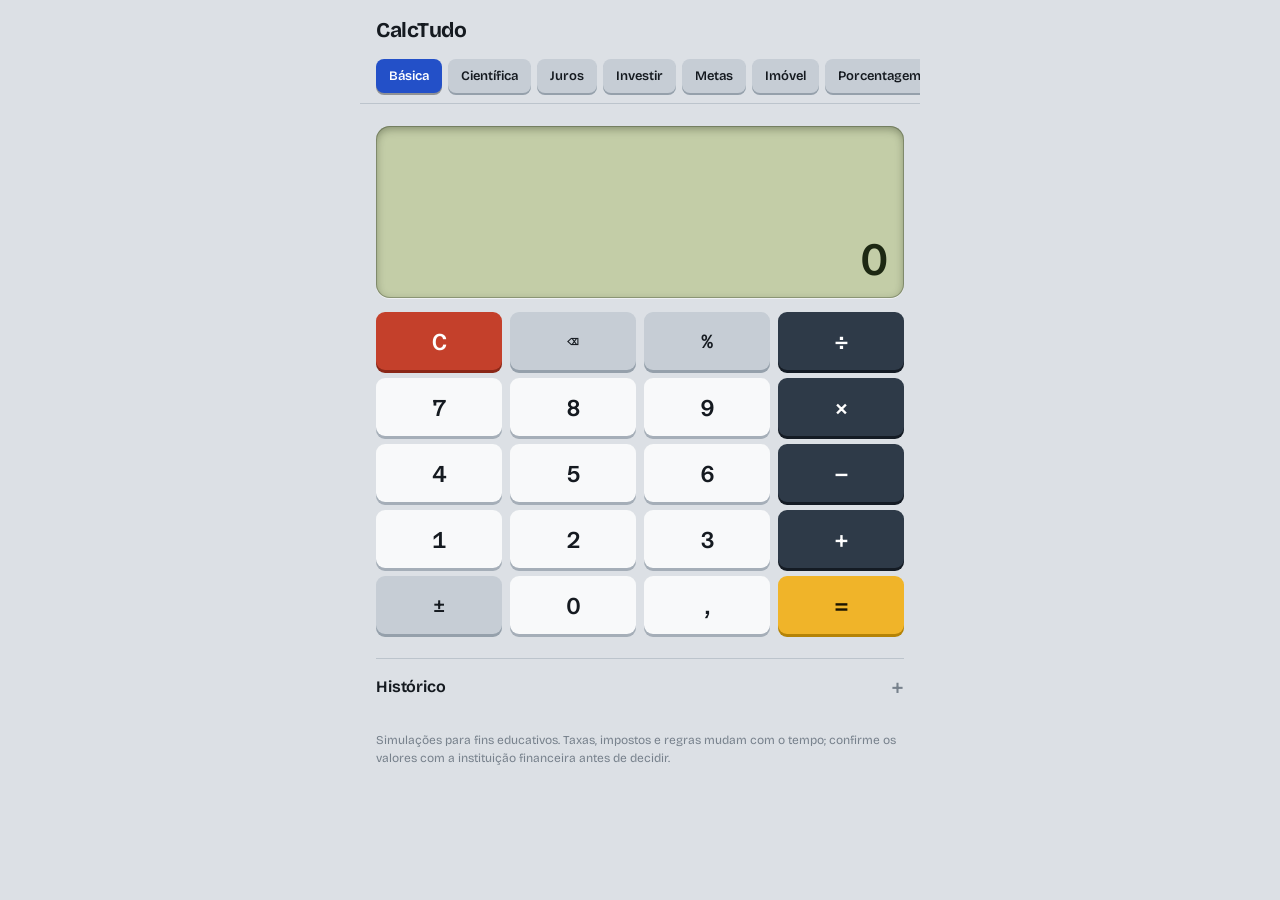
<file: index.html>
<!DOCTYPE html>
<html lang="pt-BR">
<head>
<meta charset="utf-8">
<meta name="viewport" content="width=device-width, initial-scale=1, viewport-fit=cover">
<meta name="color-scheme" content="light dark">
<title>CalcTudo</title>
<meta name="description" content="CalcTudo: calculadora básica e científica, juros, investimentos, metas, financiamento imobiliário, porcentagem, unidades e datas.">
<meta name="application-name" content="CalcTudo">
<meta name="mobile-web-app-capable" content="yes">
<meta name="apple-mobile-web-app-capable" content="yes">
<meta name="apple-mobile-web-app-title" content="CalcTudo">
<meta name="apple-mobile-web-app-status-bar-style" content="default">
<meta name="theme-color" content="#DCE0E5" media="(prefers-color-scheme: light)">
<meta name="theme-color" content="#12161B" media="(prefers-color-scheme: dark)">
<link rel="manifest" href="manifest.webmanifest">
<link rel="icon" href="icons/favicon.ico" sizes="any">
<link rel="icon" type="image/png" sizes="32x32" href="icons/favicon-32.png">
<link rel="apple-touch-icon" href="icons/apple-touch-icon.png">
<link rel="stylesheet" href="fonts/fonts.css">
<style>
:root{
  box-sizing:border-box;
  padding-top:env(safe-area-inset-top,0px);
  padding-bottom:env(safe-area-inset-bottom,0px);
  --bg:#DCE0E5;--panel:#EBEEF1;--ink:#151A20;--ink-2:#4B5661;--ink-3:#77818C;--line:#BCC4CC;
  --lcd:#C3CDA7;--lcd-ink:#1D2813;--lcd-dim:#546241;--rim:rgba(255,255,255,.55);
  --key:#F8F9FA;--key-edge:#A5AEB8;--key-ink:#151A20;
  --fn:#C6CDD5;--fn-edge:#95A0AB;--fn-ink:#151A20;
  --op:#2E3A48;--op-edge:#141B24;--op-ink:#FFFFFF;
  --clr:#C4402B;--clr-edge:#8A2717;--clr-ink:#FFFFFF;
  --eq:#F0B429;--eq-edge:#B58306;--eq-ink:#1B1400;
  --blue:#2350C8;--blue-ink:#FFFFFF;
  --good:#1F7A4A;--bad:#B4321F;
  --c1:#2350C8;--c2:#C98500;--c3:#1F7A4A;--c4:#9B3C7C;--c5:#77818C;
  --ui:'Bricolage Grotesque',system-ui,-apple-system,'Segoe UI',Roboto,'Helvetica Neue',Arial,sans-serif;
  --num:'Azeret Mono',ui-monospace,'SF Mono',Menlo,Consolas,monospace;
}
@media (prefers-color-scheme:dark){
  :root:not([data-theme="light"]){
    --bg:#12161B;--panel:#1B2129;--ink:#E9EDF1;--ink-2:#A3AEB9;--ink-3:#77838F;--line:#2C353F;--rim:rgba(255,255,255,.08);
    --key:#2C353F;--key-edge:#0B0E11;--key-ink:#E9EDF1;
    --fn:#3A4552;--fn-edge:#1A2027;--fn-ink:#E9EDF1;
    --op:#3C5FA8;--op-edge:#1B2C50;--op-ink:#FFFFFF;
    --clr:#D0503A;--clr-edge:#7E2113;
    --blue:#7096FF;--blue-ink:#0A1230;
    --good:#5FCB8E;--bad:#FF8F7C;
    --c1:#7096FF;--c2:#F0B429;--c3:#5FCB8E;--c4:#E58BC4;--c5:#77838F;
  }
}
:root[data-theme="dark"]{
  --bg:#12161B;--panel:#1B2129;--ink:#E9EDF1;--ink-2:#A3AEB9;--ink-3:#77838F;--line:#2C353F;--rim:rgba(255,255,255,.08);
  --key:#2C353F;--key-edge:#0B0E11;--key-ink:#E9EDF1;
  --fn:#3A4552;--fn-edge:#1A2027;--fn-ink:#E9EDF1;
  --op:#3C5FA8;--op-edge:#1B2C50;--op-ink:#FFFFFF;
  --clr:#D0503A;--clr-edge:#7E2113;
  --blue:#7096FF;--blue-ink:#0A1230;
  --good:#5FCB8E;--bad:#FF8F7C;
  --c1:#7096FF;--c2:#F0B429;--c3:#5FCB8E;--c4:#E58BC4;--c5:#77838F;
}
*,*::before,*::after{box-sizing:inherit}
html{background:var(--bg);scroll-padding-top:calc(env(safe-area-inset-top,0px) + 56px);-webkit-text-size-adjust:100%}
body{margin:0;background:var(--bg);color:var(--ink);font:400 15px/1.45 var(--ui);-webkit-font-smoothing:antialiased}
[hidden]{display:none!important}
button,input,select{font:inherit;color:inherit}
button{cursor:pointer;-webkit-tap-highlight-color:transparent;touch-action:manipulation}
:focus-visible{outline:2px solid var(--blue);outline-offset:2px}
.app{max-width:560px;margin:0 auto;padding:6px 16px 48px}
h1{font:700 21px/1 var(--ui);letter-spacing:-.02em;margin:14px 0 10px}

/* abas: teclas de modo */
.tabs{position:sticky;top:env(safe-area-inset-top,0px);z-index:20;display:flex;gap:6px;overflow-x:auto;padding:8px 16px 10px;margin:0 -16px;background:var(--bg);border-bottom:1px solid var(--line);scrollbar-width:none}
.tabs::-webkit-scrollbar{display:none}
.tab{flex:0 0 auto;height:34px;padding:0 13px;border:0;border-radius:8px;background:var(--fn);box-shadow:0 2px 0 var(--fn-edge);color:var(--fn-ink);font:600 13px var(--ui)}
.tab.on{background:var(--blue);color:var(--blue-ink);box-shadow:0 2px 0 rgba(0,0,0,.35)}
.panel{display:none;padding-top:16px}
.panel.on{display:block}

/* formulário */
.form{display:grid;grid-template-columns:1fr 1fr;gap:12px 10px}
.fld{display:block;min-width:0}
.fld.wide{grid-column:1/-1}
.fl{display:block;font:500 12.5px var(--ui);color:var(--ink-2);margin:0 0 5px}
.fb{display:flex;align-items:center;gap:6px;height:46px;padding:0 12px;background:var(--panel);border:1px solid var(--line);border-radius:8px}
.fb:focus-within{border-color:var(--blue);box-shadow:0 0 0 3px color-mix(in srgb,var(--blue) 22%,transparent)}
.fb input,.fb select{flex:1;min-width:0;width:100%;background:transparent;border:0;outline:0;padding:0;font:500 16px var(--num);color:var(--ink)}
.fb select{flex:0 0 auto;width:auto;max-width:52%;font:500 14px var(--ui);color:var(--ink-2);cursor:pointer}
.fb select:only-child{flex:1;max-width:none;width:100%;font:500 15px var(--ui);color:var(--ink)}
.fb .pre,.fb .suf{flex:0 0 auto;font:500 13px var(--num);color:var(--ink-3)}
.fb input[type=date]{font-size:15px;min-height:24px}
.hint{display:block;min-height:1em;font:400 12px var(--ui);color:var(--ink-3);margin-top:4px}
.hint:empty{display:none}
.swaprow{display:grid;grid-template-columns:1fr auto 1fr;gap:8px;align-items:end}
.swaprow .swap{width:46px;height:46px;font-size:18px}

/* display de cristal líquido */
.lcd{position:relative;margin-top:18px;padding:34px 16px 14px;background:var(--lcd);color:var(--lcd-ink);border-radius:14px;overflow:hidden;
  box-shadow:inset 0 3px 8px rgba(29,40,19,.38),inset 0 0 0 1px rgba(29,40,19,.28),0 1px 0 var(--rim)}
.lcd .ann{position:absolute;top:11px;left:14px;right:14px;display:flex;justify-content:space-between;align-items:center;gap:8px;font:600 12px/1 var(--ui);color:var(--lcd-dim)}
.lcd .dig{text-align:right;font:500 34px/1.1 var(--num);letter-spacing:-.03em;white-space:nowrap;overflow-x:auto;scrollbar-width:none}
.lcd .dig::-webkit-scrollbar,.lcd .expr::-webkit-scrollbar{display:none}
.lcd .sub{text-align:right;font:500 12.5px/1.35 var(--ui);color:var(--lcd-dim);margin-top:6px}
.lcd .sub:empty{display:none}
.lcd .expr{text-align:right;font:500 18px/1.3 var(--num);color:var(--lcd-dim);white-space:nowrap;overflow-x:auto;scrollbar-width:none;min-height:24px}
.lcd.calc{min-height:172px;padding-top:40px;display:flex;flex-direction:column;justify-content:flex-end;margin-top:6px}
.lcd.calc .dig{font-size:44px;cursor:copy}
.chip{border:1px solid var(--lcd-dim);background:transparent;color:var(--lcd-ink);border-radius:5px;padding:3px 7px;font:600 11px/1 var(--ui);letter-spacing:.04em}
#panel-calc:not(.sci) .chip,#panel-calc:not(.sci) #c-sci{display:none}

/* teclas */
.pad{display:grid;gap:8px;margin-top:14px}
.pad.n4{grid-template-columns:repeat(4,1fr)}
.pad.n5{grid-template-columns:repeat(5,1fr);gap:7px}
.k{height:58px;padding:0;border:0;border-radius:9px;background:var(--key);color:var(--key-ink);box-shadow:0 3px 0 var(--key-edge);font:500 23px var(--num)}
.k:active{transform:translateY(2px);box-shadow:0 1px 0 var(--key-edge)}
.k.fn{background:var(--fn);color:var(--fn-ink);box-shadow:0 3px 0 var(--fn-edge);font-size:19px}
.k.fn:active{box-shadow:0 1px 0 var(--fn-edge)}
.k.op{background:var(--op);color:var(--op-ink);box-shadow:0 3px 0 var(--op-edge)}
.k.op:active{box-shadow:0 1px 0 var(--op-edge)}
.k.clr{background:var(--clr);color:var(--clr-ink);box-shadow:0 3px 0 var(--clr-edge)}
.k.clr:active{box-shadow:0 1px 0 var(--clr-edge)}
.k.eq{background:var(--eq);color:var(--eq-ink);box-shadow:0 3px 0 var(--eq-edge)}
.k.eq:active{box-shadow:0 1px 0 var(--eq-edge)}
.sci-pad .k{height:40px;border-radius:8px;font-size:14px}

/* seções, fita e notas */
.sec{margin-top:24px;padding-top:16px;border-top:1px solid var(--line)}
.sec.first{margin-top:0;padding-top:0;border-top:0}
.sec>h2,.more>summary{margin:0 0 12px;font:650 16px/1.2 var(--ui);letter-spacing:-.01em}
.tape{margin-top:14px}
.tape .row{display:flex;align-items:baseline;gap:8px;padding:7px 0;font:500 14px var(--ui);color:var(--ink-2)}
.tape .dots{flex:1 1 12px;min-width:12px;border-bottom:2px dotted var(--ink-3);opacity:.55;transform:translateY(-3px)}
.tape b{font:500 14px var(--num);color:var(--ink);text-align:right;white-space:nowrap}
.tape b.pos{color:var(--good)}
.tape b.neg{color:var(--bad)}
.tape.sm{margin-top:8px}
.tape.sm .row{padding:4px 0;font-size:13px}
.tape.sm b{font-size:13px}
.note{margin:12px 0 0;font:400 13px/1.5 var(--ui);color:var(--ink-2)}
.note.foot{margin-top:32px;color:var(--ink-3);font-size:12px}
ul.notes{margin:0;padding-left:18px;font:400 13px/1.55 var(--ui);color:var(--ink-2)}
ul.notes li{margin:0 0 6px}
.muted{color:var(--ink-3);font-weight:400}
.more{margin-top:24px;padding-top:16px;border-top:1px solid var(--line)}
.more>summary{list-style:none;cursor:pointer;display:flex;justify-content:space-between;align-items:center;margin:0}
.more>summary::-webkit-details-marker{display:none}
.more>summary::after{content:'+';font:500 20px var(--num);color:var(--ink-3)}
.more[open]>summary::after{content:'−'}
.more[open]>summary{margin-bottom:12px}

.seg{display:flex;gap:4px;padding:4px;background:var(--fn);border-radius:10px;overflow-x:auto;scrollbar-width:none}
.seg::-webkit-scrollbar{display:none}
.seg button{flex:1 0 auto;border:0;background:transparent;color:var(--fn-ink);font:600 13px var(--ui);padding:9px 12px;border-radius:7px;white-space:nowrap}
.seg button.on{background:var(--key);color:var(--key-ink);box-shadow:0 1px 0 var(--key-edge)}
.btn{display:block;width:100%;height:46px;margin-top:14px;border:0;border-radius:9px;background:var(--op);color:var(--op-ink);box-shadow:0 2px 0 var(--op-edge);font:600 14px var(--ui)}

/* histórico */
.h-item{display:flex;justify-content:space-between;gap:12px;width:100%;padding:10px 0;background:none;border:0;border-top:1px solid var(--line);text-align:left;color:var(--ink-2);font:400 13px var(--num)}
.h-item:first-child{border-top:0}
.h-item b{color:var(--ink);font-weight:500;white-space:nowrap}
.linkbtn{margin-top:8px;padding:6px 0;border:0;background:none;color:var(--blue);font:600 13px var(--ui)}

/* gráficos */
.chart{display:block;width:100%;height:auto;touch-action:pan-y}
.chart .gl{stroke:var(--line);stroke-width:1}
.chart .ax{fill:var(--ink-3);font:400 10px var(--num)}
.chart .ln{fill:none;stroke-width:2.2;stroke-linejoin:round;stroke-linecap:round}
.chart .cur{stroke:var(--ink-3);stroke-width:1;display:none}
.chart .pt{display:none;stroke:var(--bg);stroke-width:1.5}
.legend{display:flex;flex-wrap:wrap;gap:4px 14px;margin-top:6px;font:500 12.5px var(--ui);color:var(--ink-2)}
.legend span,.tip span{display:inline-flex;align-items:center;gap:6px}
.legend i,.tip i{width:9px;height:9px;border-radius:2px;flex:none}
.tip{display:flex;flex-wrap:wrap;gap:2px 14px;min-height:20px;margin-top:8px;font:400 12.5px var(--ui);color:var(--ink-2)}
.tip b{font:500 12.5px var(--num);color:var(--ink)}

/* tabelas */
.tw{overflow:auto;max-height:380px;margin-top:12px;border:1px solid var(--line);border-radius:8px}
.tw.all{max-height:none}
table{border-collapse:collapse;width:100%;font:400 12.5px var(--num)}
th,td{padding:8px 10px;text-align:right;white-space:nowrap;border-bottom:1px solid var(--line)}
th{position:sticky;top:0;background:var(--fn);color:var(--fn-ink);font:600 12px var(--ui)}
tr:last-child td{border-bottom:0}
td:first-child,th:first-child{text-align:left}
table.cmp td:first-child{font:500 13px var(--ui);color:var(--ink-2)}

/* comparação de investimentos */
.prod{padding:14px 0;border-top:1px solid var(--line)}
.prod:first-of-type{border-top:0;padding-top:4px}
.ph{display:flex;justify-content:space-between;align-items:baseline;gap:12px}
.pn{display:flex;align-items:center;gap:8px;font:650 16px var(--ui)}
.pn i.sw{width:10px;height:10px;border-radius:3px;flex:none}
.tag{font:600 11px var(--ui);font-style:normal;background:var(--eq);color:var(--eq-ink);padding:2px 7px;border-radius:5px}
.pv{font:500 17px var(--num)}
.bar{display:flex;height:8px;margin:10px 0 6px;background:var(--fn);border-radius:3px;overflow:hidden}
.bar span{display:block;height:100%;background:var(--ink-3);opacity:.5}
.bar span.g{opacity:1}
.ps{font:400 12.5px var(--ui);color:var(--ink-2)}

/* porcentagem e conversor */
.sent{font:500 16px/2.7 var(--ui)}
.inl{width:92px;height:38px;padding:0 10px;margin:0 4px;background:var(--panel);border:1px solid var(--line);border-radius:8px;font:500 16px var(--num);color:var(--ink);text-align:right}
.inl:focus,.sent select:focus{outline:0;border-color:var(--blue);box-shadow:0 0 0 3px color-mix(in srgb,var(--blue) 22%,transparent)}
.sent select{height:38px;margin:0 4px;padding:0 8px;background:var(--panel);border:1px solid var(--line);border-radius:8px;font:500 15px var(--ui)}

.toast{position:fixed;left:50%;bottom:calc(20px + env(safe-area-inset-bottom,0px));transform:translate(-50%,16px);background:var(--ink);color:var(--bg);padding:10px 16px;border-radius:999px;font:600 13px var(--ui);opacity:0;pointer-events:none;transition:opacity .18s,transform .18s;z-index:50}
.toast.on{opacity:1;transform:translate(-50%,0)}
@media (prefers-reduced-motion:reduce){*{transition:none!important}}

/* instalação como app */
.hd{display:flex;align-items:center;justify-content:space-between;gap:12px;margin:14px 0 10px}
.hd h1{margin:0}
.instbtn{height:34px;padding:0 13px;border:0;border-radius:8px;background:var(--eq);color:var(--eq-ink);box-shadow:0 2px 0 var(--eq-edge);font:600 13px var(--ui)}
.iostip{margin:0 0 10px}
body{overscroll-behavior-y:contain}
.k,.tab,.seg button,.instbtn{-webkit-touch-callout:none;-webkit-user-select:none;user-select:none}
</style>
</head>
<body>
<div class="app">
  <header class="hd"><h1>CalcTudo</h1><button type="button" class="instbtn" id="install" hidden>Instalar app</button></header>
  <p class="note iostip" id="ios-tip" hidden>Para instalar no iPhone ou iPad: toque em Compartilhar e depois em “Adicionar à Tela de Início”.</p>
  <nav class="tabs" id="tabs" role="tablist" aria-label="Módulos"></nav>
  <main id="main"></main>
  <p class="note foot">Simulações para fins educativos. Taxas, impostos e regras mudam com o tempo; confirme os valores com a instituição financeira antes de decidir.</p>
</div>
<div class="toast" id="toast" role="status"></div>
<script>
(function(){
'use strict';

/* ================= utilitários ================= */
const $=(s,r=document)=>r.querySelector(s);
const $$=(s,r=document)=>Array.from(r.querySelectorAll(s));
const esc=s=>String(s).replace(/[&<>"]/g,c=>({'&':'&amp;','<':'&lt;','>':'&gt;','"':'&quot;'}[c]));
const store={
  get(k,d){try{const v=localStorage.getItem('calc.'+k);return v==null?d:JSON.parse(v);}catch(e){return d;}},
  set(k,v){try{localStorage.setItem('calc.'+k,JSON.stringify(v));}catch(e){}}
};
const _nf={};
const nf=(a,b)=>{const k=a+'_'+b;return _nf[k]||(_nf[k]=new Intl.NumberFormat('pt-BR',{minimumFractionDigits:a,maximumFractionDigits:b}));};
const fmt=(v,d=2)=>Number.isFinite(v)?nf(d,d).format(v):'—';
const fa=(v,max=2)=>Number.isFinite(v)?nf(0,max).format(v):'—';
const brl=v=>Number.isFinite(v)?(v<0?'−':'')+'R$ '+nf(2,2).format(Math.abs(v)):'—';
const brl0=v=>Number.isFinite(v)?(v<0?'−':'')+'R$ '+nf(0,0).format(Math.abs(v)):'—';
const pctf=(v,d=2)=>Number.isFinite(v)?nf(d,d).format(v)+'%':'—';
const g=id=>parseNum($('#'+id).value);

function parseNum(s){
  if(s==null)return NaN;
  s=String(s).trim().replace(/\s/g,'').replace(/^R\$/,'').replace('%','');
  if(!s)return NaN;
  if(s.includes(','))s=s.replace(/\./g,'').replace(',','.');
  else if(/^-?\d{1,3}(\.\d{3})+$/.test(s))s=s.replace(/\./g,'');
  const v=Number(s);
  return Number.isFinite(v)?v:NaN;
}
function dur(m){
  m=Math.round(m);
  const y=Math.floor(m/12),mm=m%12,p=[];
  if(y)p.push(y+(y===1?' ano':' anos'));
  if(mm||!y)p.push(mm+(mm===1?' mês':' meses'));
  return p.join(' e ');
}
function short(v){
  const a=Math.abs(v),f=x=>nf(0,1).format(Math.round(x*10)/10);
  if(a>=1e9)return f(v/1e9)+' bi';
  if(a>=1e6)return f(v/1e6)+' mi';
  if(a>=1e3)return f(v/1e3)+' mil';
  return f(v);
}
let toastT;
function toast(msg){
  const t=$('#toast');t.textContent=msg;t.classList.add('on');
  clearTimeout(toastT);toastT=setTimeout(()=>t.classList.remove('on'),1500);
}


/* ---------- máscaras de digitação ---------- */
const groupInt=s=>s.replace(/\B(?=(\d{3})+(?!\d))/g,'.');
// R$: você digita só números; os dois últimos dígitos viram centavos (10000 → 100,00)
function maskMoney(raw){
  const digits=String(raw).replace(/\D/g,'');
  if(!digits)return '';
  let d=digits.replace(/^0+/,'').slice(0,14);
  if(!d)return '0,00';
  d=d.padStart(3,'0');
  return groupInt(d.slice(0,-2))+','+d.slice(-2);
}
// Percentuais, prazos e quantidades: pontos de milhar automáticos; a vírgula só quando houver decimais
function maskNum(raw,maxDec){
  let s=String(raw);
  const neg=/^\s*[-−]/.test(s);
  s=s.replace(/\./g,'').replace(/[^\d,]/g,'');
  const i=s.indexOf(',');
  let ip=i<0?s:s.slice(0,i);
  const dp=i<0?'':s.slice(i+1).replace(/,/g,'').slice(0,maxDec);
  ip=ip.replace(/^0+(?=\d)/,'');
  if(i>=0&&ip==='')ip='0';
  return (neg?'-':'')+groupInt(ip)+(i>=0?','+dp:'');
}
function applyMask(el){
  const m=el.dataset.mask;
  if(m==='money'){
    const out=maskMoney(el.value);
    if(out!==el.value)el.value=out;
    try{el.setSelectionRange(out.length,out.length);}catch(_){}
  }else if(m==='num'){
    let raw=el.value;
    const caret=el.selectionStart==null?raw.length:el.selectionStart;
    if(raw.endsWith('.')&&!raw.includes(','))raw=raw.slice(0,-1)+',';   // ponto no fim vira vírgula decimal
    const sig=(raw.slice(0,caret).match(/[\d,]/g)||[]).length;
    const out=maskNum(raw,+el.dataset.dec||4);
    if(out!==el.value)el.value=out;
    let pos=0,seen=0;
    if(out[0]==='-'&&caret>0)pos=1;   // mantém o cursor depois do sinal de menos
    while(pos<out.length&&seen<sig){if(/[\d,]/.test(out[pos]))seen++;pos++;}
    try{el.setSelectionRange(pos,pos);}catch(_){}
  }
}
document.addEventListener('input',e=>{
  const el=e.target;
  if(el&&el.dataset&&el.dataset.mask&&!e.isComposing)applyMask(el);
},true);
document.addEventListener('paste',e=>{
  const el=e.target;
  if(!(el&&el.dataset&&el.dataset.mask))return;
  const cd=e.clipboardData||window.clipboardData;
  const v=parseNum(cd?cd.getData('text'):'');
  if(!Number.isFinite(v))return;
  e.preventDefault();
  el.value=el.dataset.mask==='money'
    ?maskMoney(String(Math.round(Math.abs(v)*100)))
    :maskNum(String(+v.toFixed(+el.dataset.dec||4)).replace('.',','),+el.dataset.dec||4);
  el.dispatchEvent(new Event('input',{bubbles:true}));
},true);

/* ---------- blocos de HTML ---------- */
function fld(id,label,value,o={}){
  const mk=o.type==='date'?'':(o.mask||(o.pre==='R$'?'money':'num'));
  const inp=`<input id="${id}" type="${o.type||'text'}"${o.type==='date'?'':' inputmode="decimal"'}${mk?` data-mask="${mk}"`:''}${o.dec?` data-dec="${o.dec}"`:''} value="${esc(value)}" autocomplete="off" spellcheck="false"${o.ph?` placeholder="${esc(o.ph)}"`:''}>`;
  return `<label class="fld${o.wide?' wide':''}"><span class="fl">${label}</span><span class="fb">${o.pre?`<span class="pre">${o.pre}</span>`:''}${inp}${o.suf?`<span class="suf">${o.suf}</span>`:''}</span>${o.hint!==undefined?`<span class="hint" id="${id}-h">${o.hint}</span>`:''}</label>`;
}
function opts(list,sel){return list.map(([v,l])=>`<option value="${esc(v)}"${String(v)===String(sel)?' selected':''}>${l}</option>`).join('');}
function fldSel(id,label,value,sid,list,sel,o={}){
  return `<label class="fld${o.wide?' wide':''}"><span class="fl">${label}</span><span class="fb">${o.pre?`<span class="pre">${o.pre}</span>`:''}<input id="${id}" type="text" inputmode="decimal" data-mask="${o.mask||(o.pre==='R$'?'money':'num')}" value="${esc(value)}" autocomplete="off" spellcheck="false"><select id="${sid}">${opts(list,sel)}</select></span>${o.hint!==undefined?`<span class="hint" id="${id}-h">${o.hint}</span>`:''}</label>`;
}
function fldOnly(sid,label,list,sel,o={}){
  return `<label class="fld${o.wide?' wide':''}"><span class="fl">${label}</span><span class="fb"><select id="${sid}">${opts(list,sel)}</select></span></label>`;
}
function seg(id,items,active){
  return `<div class="seg" id="${id}">${items.map(([v,l])=>`<button type="button" data-v="${esc(v)}" class="${v===active?'on':''}">${l}</button>`).join('')}</div>`;
}
function bindSeg(el,cb){
  el.addEventListener('click',e=>{
    const b=e.target.closest('button');if(!b)return;
    $$('button',el).forEach(x=>x.classList.toggle('on',x===b));
    cb(b.dataset.v);
  });
}
function lcd(id,ann,big,sub){
  return `<div class="lcd"><div class="ann"><span id="${id}-a">${ann||''}</span></div><div class="dig" id="${id}-v">${big||'—'}</div><div class="sub" id="${id}-s">${sub||''}</div></div>`;
}
function fit(el){const L=el.textContent.length;el.style.fontSize=(L>17?21:L>14?25:L>11?29:34)+'px';}
function setLcd(id,ann,big,sub){
  if(ann!=null)$('#'+id+'-a').textContent=ann;
  const v=$('#'+id+'-v');v.textContent=big;fit(v);
  $('#'+id+'-s').textContent=sub||'';
}
function tape(list,cls){
  return `<div class="tape${cls?' '+cls:''}">${list.filter(Boolean).map(([l,v,c])=>`<div class="row"><span>${l}</span><i class="dots"></i><b${c?` class="${c}"`:''}>${v}</b></div>`).join('')}</div>`;
}

/* ---------- gráfico de linhas em SVG ---------- */
const fmtM=i=>i===0?'Início':(i<12?i+(i===1?' mês':' meses'):dur(i));
const axM=N=>i=>i===0?'0':(N<24?i+' m':fa(i/12,1)+' a');
function drawChart(box,cfg){
  const series=cfg.series,N=cfg.N,W=340,H=210,pl=48,pr=12,pt=12,pb=26;
  let mx=0;
  series.forEach(s=>{for(let i=0;i<s.values.length;i++){if(s.values[i]>mx)mx=s.values[i];}});
  if(!(mx>0))mx=1;
  const raw=mx/4,p=Math.pow(10,Math.floor(Math.log10(raw))),f=raw/p;
  const step=(f<=1?1:f<=2?2:f<=2.5?2.5:f<=5?5:10)*p,top=step*4;
  const X=i=>pl+(W-pl-pr)*(N>0?i/N:0);
  const Y=v=>H-pb-(H-pb-pt)*((Number.isFinite(v)?v:0)/top);
  const path=vals=>{
    const st=Math.max(1,Math.floor(N/220));let d='';
    for(let i=0;i<=N;i+=st)d+=(d?'L':'M')+X(i).toFixed(1)+' '+Y(vals[i]).toFixed(1);
    if(N%st)d+='L'+X(N).toFixed(1)+' '+Y(vals[N]).toFixed(1);
    return d;
  };
  let grid='';
  for(let k=0;k<=4;k++){
    const y=Y(step*k).toFixed(1);
    grid+=`<line class="gl" x1="${pl}" x2="${W-pr}" y1="${y}" y2="${y}"/><text class="ax" x="${pl-6}" y="${(+y+3).toFixed(1)}" text-anchor="end">${short(step*k)}</text>`;
  }
  const xa=cfg.xAxis||cfg.xFmt;
  [0,Math.round(N/2),N].forEach((i,k)=>{
    grid+=`<text class="ax" x="${X(i).toFixed(1)}" y="${H-8}" text-anchor="${k===0?'start':k===2?'end':'middle'}">${xa(i)}</text>`;
  });
  let lines='';
  series.forEach(s=>{
    const d=path(s.values);
    if(s.area)lines+=`<path d="${d}L${X(N).toFixed(1)} ${Y(0).toFixed(1)}L${X(0).toFixed(1)} ${Y(0).toFixed(1)}Z" style="fill:var(--${s.c});opacity:.13"/>`;
    lines+=`<path class="ln" d="${d}" style="stroke:var(--${s.c})${s.dash?';stroke-dasharray:5 4':''}"/>`;
  });
  const dots=series.map(s=>`<circle class="pt" r="3.8" style="fill:var(--${s.c})"/>`).join('');
  box.innerHTML=`<svg class="chart" viewBox="0 0 ${W} ${H}" role="img" aria-label="Gráfico de evolução">${grid}${lines}<line class="cur" y1="${pt}" y2="${H-pb}"/>${dots}</svg>`+
    `<div class="legend">${series.map(s=>`<span><i style="background:var(--${s.c})"></i>${s.name}</span>`).join('')}</div>`+
    `<div class="tip">Toque no gráfico para ver os valores.</div>`;
  const svg=box.querySelector('svg'),tip=box.querySelector('.tip'),cur=svg.querySelector('.cur'),ds=svg.querySelectorAll('.pt');
  const vf=cfg.vFmt||brl;
  const upd=e=>{
    const r=svg.getBoundingClientRect();if(!r.width)return;
    const x=(e.clientX-r.left)/r.width*W;
    let i=Math.round((x-pl)/(W-pl-pr)*N);i=Math.max(0,Math.min(N,i));
    cur.setAttribute('x1',X(i));cur.setAttribute('x2',X(i));cur.style.display='inline';
    ds.forEach((d,k)=>{d.setAttribute('cx',X(i));d.setAttribute('cy',Y(series[k].values[i]));d.style.display='inline';});
    tip.innerHTML=`<b>${cfg.xFmt(i)}</b>`+series.map(s=>`<span><i style="background:var(--${s.c})"></i>${s.name}: <b>${vf(s.values[i])}</b></span>`).join('');
  };
  svg.addEventListener('pointermove',upd);
  svg.addEventListener('pointerdown',upd);
}

/* ================= calculadora (básica + científica) ================= */
const OPS='+−×÷^';
const FN=['sin⁻¹','cos⁻¹','tan⁻¹','sin','cos','tan','ln','log','√','abs'];
const FNRE='(sin⁻¹|cos⁻¹|tan⁻¹|sin|cos|tan|ln|log|√|abs)';
const FNTAIL=new RegExp(FNRE+'\\($');
const FNTAIL2=new RegExp(FNRE+'?\\($');

function tokenize(s){
  const out=[];let i=0;
  while(i<s.length){
    const ch=s[i];
    if(/[0-9,]/.test(ch)){let j=i;while(j<s.length&&/[0-9,]/.test(s[j]))j++;out.push({t:'n',v:parseFloat(s.slice(i,j).replace(',','.'))});i=j;continue;}
    if(ch==='π'){out.push({t:'n',v:Math.PI});i++;continue;}
    if(ch==='e'){out.push({t:'n',v:Math.E});i++;continue;}
    const f=FN.find(n=>s.startsWith(n,i));
    if(f){out.push({t:'f',v:f});i+=f.length;continue;}
    if('+−×÷^()%!'.includes(ch)){out.push({t:'o',v:ch});i++;continue;}
    throw new Error('char');
  }
  return out;
}
function fact(x){if(x<0||!Number.isInteger(x)||x>170)return NaN;let r=1;for(let i=2;i<=x;i++)r*=i;return r;}
function applyFn(name,x,deg){
  const rad=v=>deg?v*Math.PI/180:v,dg=v=>deg?v*180/Math.PI:v,snap=v=>Math.abs(v)<1e-12?0:v;
  switch(name){
    case 'sin':return snap(Math.sin(rad(x)));
    case 'cos':return snap(Math.cos(rad(x)));
    case 'tan':if(deg&&Math.abs(x%180)===90)return NaN;return snap(Math.tan(rad(x)));
    case 'sin⁻¹':return dg(Math.asin(x));
    case 'cos⁻¹':return dg(Math.acos(x));
    case 'tan⁻¹':return dg(Math.atan(x));
    case 'ln':return x>0?Math.log(x):NaN;
    case 'log':return x>0?Math.log10(x):NaN;
    case '√':return x>=0?Math.sqrt(x):NaN;
    case 'abs':return Math.abs(x);
  }
  return NaN;
}
function makeParser(tk,deg){
  let p=0;
  const peek=()=>tk[p],isOp=(t,v)=>t&&t.t==='o'&&t.v===v;
  function expr(){
    let left=term();
    while(peek()&&peek().t==='o'&&(peek().v==='+'||peek().v==='−')){
      const op=next().v,right=term();
      const r=right.pct?left.v*right.v:right.v;
      left={v:op==='+'?left.v+r:left.v-r};
    }
    return left;
  }
  function next(){return tk[p++];}
  function term(){
    let left=unary();
    for(;;){
      const t=peek();if(!t)break;
      if(t.t==='o'&&(t.v==='×'||t.v==='÷')){next();const r=unary();left={v:t.v==='×'?left.v*r.v:left.v/r.v};}
      else if(t.t==='n'||t.t==='f'||isOp(t,'(')){const r=unary();left={v:left.v*r.v};}
      else break;
    }
    return left;
  }
  function unary(){
    const t=peek();
    if(isOp(t,'−')){next();return {v:-unary().v};}
    if(isOp(t,'+')){next();return unary();}
    return power();
  }
  function power(){
    const base=postfix();
    if(isOp(peek(),'^')){next();const ex=unary();return {v:Math.pow(base.v,ex.v)};}
    return base;
  }
  function postfix(){
    let x=primary(),pct=false;
    while(peek()&&(isOp(peek(),'!')||isOp(peek(),'%'))){
      const o=next().v;
      if(o==='!')x={v:fact(x.v)};else{x={v:x.v/100};pct=true;}
    }
    return pct?{v:x.v,pct:true}:x;
  }
  function primary(){
    const t=next();
    if(!t)throw new Error('fim');
    if(t.t==='n')return {v:t.v};
    if(t.t==='f'){
      let a;
      if(isOp(peek(),'(')){next();a=expr();if(isOp(peek(),')'))next();}
      else a=power();
      return {v:applyFn(t.v,a.v,deg)};
    }
    if(isOp(t,'(')){const e=expr();if(isOp(peek(),')'))next();return {v:e.v};}
    throw new Error('tok');
  }
  return {run(){const r=expr();if(p<tk.length)throw new Error('sobra');return r.v;}};
}
function trimTail(s){
  let prev;
  do{prev=s;s=s.replace(/[+−×÷^,]$/,'');s=s.replace(FNTAIL2,'');}while(s!==prev);
  return s;
}
function autoClose(s){
  const o=(s.match(/\(/g)||[]).length,c=(s.match(/\)/g)||[]).length;
  return s+')'.repeat(Math.max(0,o-c));
}
function evalExpr(s,deg){
  s=autoClose(trimTail(s));
  if(!s)return {ok:false,empty:true};
  try{
    const r=makeParser(tokenize(s),deg).run();
    if(!Number.isFinite(r))return {ok:false};
    return {ok:true,v:r};
  }catch(e){return {ok:false};}
}
function fmtNum(x){
  if(!Number.isFinite(x))return 'Erro';
  if(x===0)return '0';
  const a=Math.abs(x);
  if(a>=1e15||a<1e-9)return x.toExponential(6).replace(/\.?0+e/,'e').replace('.',',').replace('e+','e').replace(/-/g,'−');
  return parseFloat(x.toPrecision(12)).toLocaleString('pt-BR',{maximumFractionDigits:10}).replace(/-/g,'−');
}
function numToExpr(x){
  if(!Number.isFinite(x))return '';
  const r=parseFloat(x.toPrecision(12));
  let s=String(r);
  if(/e/i.test(s)){
    if(Math.abs(r)<1)s=r.toFixed(15).replace(/0+$/,'').replace(/\.$/,'');
    else if(Math.abs(r)<1e21)s=r.toFixed(0);
    else return '';
  }
  return s.replace('.',',').replace('-','−');
}
function fmtExpr(e){
  return e.replace(/(\d+)(,\d*)?/g,(m,i,f)=>i.replace(/\B(?=(\d{3})+(?!\d))/g,'.')+(f||''));
}

function buildCalc(root){
  const sciKeys=[
    [['sin','sin('],['cos','cos('],['tan','tan('],['π','π'],['e','e']],
    [['sin⁻¹','sin⁻¹('],['cos⁻¹','cos⁻¹('],['tan⁻¹','tan⁻¹('],['(','('],[')',')']],
    [['ln','ln('],['log','log('],['√','√('],['x²','x²'],['xʸ','^']],
    [['n!','n!'],['1/x','1/x'],['|x|','abs('],['10ˣ','10ˣ'],['eˣ','eˣ']]
  ];
  const mainKeys=[
    [['C','C','clr'],['⌫','⌫','fn'],['%','%','fn'],['÷','÷','op']],
    [['7'],['8'],['9'],['×','×','op']],
    [['4'],['5'],['6'],['−','−','op']],
    [['1'],['2'],['3'],['+','+','op']],
    [['±','±','fn'],['0'],[','],['=','=','eq']]
  ];
  const keys=(rows,def)=>rows.flat().map(([l,k,c])=>`<button type="button" class="k${(c||def)?' '+(c||def):''}" data-k="${esc(k||l)}">${esc(l)}</button>`).join('');
  root.innerHTML=`
    <div class="lcd calc">
      <div class="ann"><button type="button" class="chip" id="c-deg" aria-label="Alternar graus e radianos">DEG</button></div>
      <div class="expr" id="c-expr"></div>
      <div class="dig" id="c-res" title="Toque para copiar">0</div>
    </div>
    <div class="pad n5 sci-pad" id="c-sci">${keys(sciKeys,'fn')}</div>
    <div class="pad n4" id="c-pad">${keys(mainKeys)}</div>
    <details class="more"><summary><span>Histórico <span class="muted" id="c-hn"></span></span></summary><div id="c-hl"></div></details>`;

  const S={expr:'',done:false,trail:'',err:false,deg:true,live:'0',result:'0',hist:store.get('hist',[])};

  function refresh(){
    let big,small='';
    if(S.err){big='Erro';small=fmtExpr(S.expr);}
    else if(!S.expr){big='0';}
    else if(S.done){big=S.result;small=S.trail;}
    else if(/^−?[\d,]*$/.test(S.expr)){big=fmtExpr(S.expr);}
    else{
      const r=evalExpr(S.expr,S.deg);
      if(r.ok)S.live=fmtNum(r.v);else if(r.empty)S.live='0';
      big=S.live;small=fmtExpr(S.expr);
    }
    const res=$('#c-res'),ex=$('#c-expr');
    res.textContent=big;
    const L=big.length;res.style.fontSize=(L>15?26:L>12?32:L>9?38:44)+'px';
    ex.textContent=small;ex.scrollLeft=ex.scrollWidth;
    $('#c-deg').textContent=S.deg?'DEG':'RAD';
  }
  function renderHist(){
    $('#c-hn').textContent=S.hist.length?'('+S.hist.length+')':'';
    $('#c-hl').innerHTML=S.hist.length
      ?S.hist.map((h,i)=>`<button type="button" class="h-item" data-i="${i}"><span>${esc(h.e)}</span><b>= ${esc(h.r)}</b></button>`).join('')+'<button type="button" class="linkbtn" id="c-hclear">Limpar histórico</button>'
      :'<p class="note" style="margin-top:0">As contas que você fechar com = aparecem aqui.</p>';
  }
  function addHist(e,v){
    S.hist.unshift({e:e,r:fmtNum(v),x:numToExpr(v)});
    S.hist=S.hist.slice(0,30);store.set('hist',S.hist);renderHist();
  }

  function press(k){
    if(S.done&&k==='=')return;
    S.err=false;
    const startsNew=/^[0-9,]$/.test(k)||['π','e','(','10ˣ','eˣ'].includes(k)||FN.some(f=>k===f+'(');
    if(S.done){if(startsNew)S.expr='';S.done=false;S.trail='';}
    const e=S.expr,opnd=/[\d,πe)%!]$/.test(e);
    if(/^[0-9]$/.test(k)){
      if(opnd&&!/[\d,]$/.test(e))S.expr=e+'×'+k;
      else if(/(^|[^\d,])0$/.test(e))S.expr=e.slice(0,-1)+k;
      else S.expr=e+k;
    }else if(k===','){
      const run=(/[\d,]+$/.exec(e)||[''])[0];
      if(run){if(!run.includes(','))S.expr=e+',';}
      else S.expr=e+(opnd?'×0,':'0,');
    }else if(OPS.includes(k)){
      let b=e;if(b.endsWith(','))b=b.slice(0,-1);
      if(!b){if(k==='−')S.expr='−';}
      else if(/\($/.test(b)){if(k==='−')S.expr=b+'−';}
      else if(OPS.includes(b.slice(-1))){
        if(k==='−'&&'×÷^'.includes(b.slice(-1)))S.expr=b+'−';
        else{let base=b;while(base&&OPS.includes(base.slice(-1)))base=base.slice(0,-1);S.expr=(base&&!/\($/.test(base))?base+k:base;}
      }else S.expr=b+k;
    }else if(k==='('){S.expr=e+(opnd?'×(':'(');}
    else if(k===')'){const o=(e.match(/\(/g)||[]).length,c=(e.match(/\)/g)||[]).length;if(o>c&&opnd)S.expr=e+')';}
    else if(k==='π'||k==='e'){S.expr=e+(opnd?'×':'')+k;}
    else if(k==='10ˣ'){S.expr=e+(opnd?'×':'')+'10^(';}
    else if(k==='eˣ'){S.expr=e+(opnd?'×':'')+'e^(';}
    else if(k==='%'){if(/[\d)πe]$/.test(e))S.expr=e+'%';}
    else if(k==='x²'){if(opnd)S.expr=e+'^2';}
    else if(k==='n!'){if(/[\d)]$/.test(e))S.expr=e+'!';}
    else if(k==='1/x'){
      const m=/(\d+(?:,\d*)?)$/.exec(e);
      if(m)S.expr=m.index===0?'1÷'+m[0]:e.slice(0,m.index)+'(1÷'+m[0]+')';
      else if(opnd)S.expr='1÷('+e+')';
    }else if(k==='±'){
      const m=/(\d+(?:,\d*)?|,\d+)$/.exec(e);
      if(m){
        const before=e.slice(0,m.index);
        if(before.endsWith('−')&&(before.length===1||/[+−×÷^(]$/.test(before.slice(0,-1))))S.expr=before.slice(0,-1)+m[0];
        else S.expr=before+'−'+m[0];
      }
    }else if(k==='⌫'){
      S.expr=FNTAIL.test(e)?e.replace(FNTAIL,''):e.slice(0,-1);
    }else if(k==='C'){
      S.expr='';S.trail='';S.live='0';
    }else if(k==='='){
      const r=evalExpr(e,S.deg);
      if(r.ok){
        const shown=fmtExpr(autoClose(trimTail(e)));
        S.trail=shown+' =';addHist(shown,r.v);
        S.expr=numToExpr(r.v);S.result=fmtNum(r.v);S.live=S.result;S.done=true;
      }else if(!r.empty)S.err=true;
    }else if(k.endsWith('(')){
      S.expr=e+(opnd?'×':'')+k;
    }
    refresh();
  }

  root.addEventListener('click',e=>{const b=e.target.closest('.k');if(b){press(b.dataset.k);if(e.detail>0)b.blur();}});
  $('#c-deg').addEventListener('click',()=>{S.deg=!S.deg;refresh();});
  $('#c-res').addEventListener('click',()=>{
    const t=$('#c-res').textContent;
    if(t==='Erro'||!navigator.clipboard)return;
    navigator.clipboard.writeText(t.replace(/\./g,'').replace(/−/g,'-')).then(()=>toast('Resultado copiado')).catch(()=>{});
  });
  $('#c-hl').addEventListener('click',e=>{
    if(e.target.closest('#c-hclear')){S.hist=[];store.set('hist',[]);renderHist();return;}
    const b=e.target.closest('.h-item');if(!b)return;
    const h=S.hist[+b.dataset.i];
    if(h&&h.x){S.expr=h.x;S.done=false;S.trail='';S.err=false;refresh();window.scrollTo({top:0,behavior:'smooth'});}
  });
  const keyMap={'*':'×','/':'÷','-':'−','.':',','Enter':'=','Backspace':'⌫','Escape':'C','Delete':'C'};
  document.addEventListener('keydown',e=>{
    if(!root.classList.contains('on'))return;
    if(e.ctrlKey||e.metaKey||e.altKey)return;
    const tg=e.target;if(tg&&/^(INPUT|SELECT|TEXTAREA|BUTTON)$/.test(tg.tagName)&&tg.tagName!=='BUTTON')return;
    let k=keyMap[e.key]||e.key;
    if(e.key==='Enter'&&tg&&tg.tagName==='BUTTON')return;
    if(/^[0-9]$/.test(k)||',+−×÷^()%!='.includes(k)&&k.length===1||k==='⌫'||k==='C'){e.preventDefault();press(k);}
  });
  renderHist();refresh();
  return {setSci(on){root.classList.toggle('sci',on);}};
}

/* ================= juros simples e compostos ================= */
function buildJuros(root){
  root.innerHTML=`
    ${seg('j-mode',[['comp','Juros compostos'],['simp','Juros simples']],'comp')}
    <div class="form" style="margin-top:14px">
      ${fld('j-cap','Capital inicial','10.000,00',{pre:'R$'})}
      ${fld('j-apo','Aporte mensal','500,00',{pre:'R$'})}
      ${fldSel('j-taxa','Taxa de juros','1,00','j-tu',[['am','% a.m.'],['aa','% a.a.']],'am')}
      ${fldSel('j-prazo','Período','5','j-pu',[['anos','anos'],['meses','meses']],'anos',{hint:''})}
    </div>
    ${lcd('j','Montante final')}
    <div id="j-tape"></div>
    <section class="sec"><h2>Evolução do saldo</h2><div id="j-chart"></div></section>
    <details class="more" id="j-det"><summary>Tabela mês a mês</summary><div class="tw" id="j-tbl"></div></details>`;
  let mode='comp',rowsData=[];
  function tbl(){
    if(!$('#j-det').open)return;
    $('#j-tbl').innerHTML='<table><thead><tr><th>Mês</th><th>Juros</th><th>Investido</th><th>Saldo</th></tr></thead><tbody>'+
      rowsData.map(r=>`<tr><td>${r[0]}</td><td>${fmt(r[1])}</td><td>${fmt(r[2])}</td><td>${fmt(r[3])}</td></tr>`).join('')+'</tbody></table>';
  }
  function calc(){
    $('#j-apo').closest('.fld').hidden=mode!=='comp';
    const C=g('j-cap')||0,Ap=mode==='comp'?(g('j-apo')||0):0,r=g('j-taxa')/100,t=g('j-prazo');
    const tu=$('#j-tu').value,pu=$('#j-pu').value;
    let months=Math.round(pu==='anos'?t*12:t);
    const label=mode==='comp'?'Montante final (compostos)':'Montante final (simples)';
    if(!((C>0||Ap>0)&&Number.isFinite(r)&&r>=0&&months>=1)){
      setLcd('j',label,'—','Informe capital, taxa e período.');
      $('#j-tape').innerHTML='';$('#j-chart').innerHTML='';rowsData=[];tbl();return;
    }
    let capped=false;if(months>1200){months=1200;capped=true;}
    $('#j-prazo-h').textContent=capped?'Limitado a 100 anos.':'';
    const inv=[C],tot=[C];rowsData=[];
    let im;
    if(mode==='comp'){
      im=tu==='am'?r:Math.pow(1+r,1/12)-1;
      let bal=C;
      for(let k=1;k<=months;k++){const j=bal*im;bal+=j+Ap;inv.push(C+Ap*k);tot.push(bal);rowsData.push([k,j,C+Ap*k,bal]);}
    }else{
      im=tu==='am'?r:r/12;
      for(let k=1;k<=months;k++){const b=C*(1+im*k);inv.push(C);tot.push(b);rowsData.push([k,C*im,C,b]);}
    }
    if(!Number.isFinite(tot[months])||tot[months]>1e18){
      setLcd('j',label,'—','Os valores geram um resultado grande demais.');
      $('#j-tape').innerHTML='';$('#j-chart').innerHTML='';rowsData=[];tbl();return;
    }
    const M=tot[months],I=inv[months],J=M-I;
    const annual=mode==='comp'?(Math.pow(1+im,12)-1)*100:im*1200;
    const list=[
      ['Total investido',brl(I)],
      ['Total em juros',brl(J),'pos'],
      ['Rentabilidade no período',pctf(I>0?J/I*100:0)],
      ['Taxa mensal',pctf(im*100,4)],
      [mode==='comp'?'Taxa anual equivalente':'Taxa anual (simples)',pctf(annual)]
    ];
    if(Ap===0&&C>0&&im>0)list.push(['Tempo para dobrar o capital',dur(mode==='comp'?Math.log(2)/Math.log(1+im):1/im)]);
    setLcd('j',label,brl(M),`${pctf(I>0?J/I*100:0)} de rendimento em ${dur(months)}.`);
    $('#j-tape').innerHTML=tape(list);
    drawChart($('#j-chart'),{N:months,xFmt:fmtM,xAxis:axM(months),series:[
      {name:'Investido',c:'c5',values:inv,dash:true},{name:'Montante',c:'c1',values:tot,area:true}]});
    tbl();
  }
  bindSeg($('#j-mode'),v=>{mode=v;calc();});
  root.addEventListener('input',calc);root.addEventListener('change',calc);
  $('#j-det').addEventListener('toggle',tbl);
  calc();
}

/* ================= comparador de renda fixa ================= */
function project(P,A,n,im,taxed){
  const pw=new Float64Array(n+1);pw[0]=1;
  for(let i=1;i<=n;i++)pw[i]=pw[i-1]*(1+im);
  const irr=m=>{if(!taxed)return 0;const d=m*30;return d<=180?.225:d<=360?.2:d<=720?.175:.15;};
  const net=new Array(n+1),gross=new Array(n+1);
  for(let m=0;m<=n;m++){
    let gr=P*pw[m],nt=gr-P*(pw[m]-1)*irr(m);
    for(let k=1;k<=m;k++){const h=m-k,gk=A*pw[h];gr+=gk;nt+=gk-A*(pw[h]-1)*irr(h);}
    gross[m]=gr;net[m]=nt;
  }
  return {net,gross};
}
function buildInvest(root){
  root.innerHTML=`
    <div class="form">
      ${fld('i-ini','Valor inicial','10.000,00',{pre:'R$'})}
      ${fld('i-apo','Aporte mensal','500,00',{pre:'R$'})}
      ${fldSel('i-prazo','Prazo','5','i-pu',[['anos','anos'],['meses','meses']],'anos')}
      ${fld('i-selic','Selic','13,75',{suf:'% a.a.'})}
      ${fld('i-ipca','Inflação esperada','4,9',{suf:'% a.a.'})}
      ${fld('i-cdb','CDB rende','100',{suf:'% do CDI'})}
      ${fld('i-lci','LCI/LCA rende','90',{suf:'% do CDI'})}
    </div>
    <p class="note" id="i-cdi"></p>
    <section class="sec"><h2>Quanto cada opção rende</h2><div id="i-list"></div></section>
    <section class="sec" id="i-cs"><h2>Evolução líquida de IR</h2><div id="i-chart"></div></section>
    <details class="more"><summary>Como calculamos</summary>
      <ul class="notes">
        <li>Os aportes entram no fim de cada mês.</li>
        <li>O IR usa a tabela regressiva sobre cada aporte, pelo tempo que ele ficou investido: 22,5% até 180 dias, 20% até 360, 17,5% até 720 e 15% depois disso.</li>
        <li>O CDI é estimado como a Selic menos 0,10 ponto percentual.</li>
        <li>O Tesouro Selic usa a Selic menos 0,20% ao ano de taxa de custódia da B3.</li>
        <li>A poupança rende 0,5% ao mês (mais TR, que aqui é zero) enquanto a Selic estiver acima de 8,5% ao ano. Abaixo disso, rende 70% da Selic.</li>
        <li>LCI e LCA são isentas de IR para pessoa física, mas costumam ter carência para resgate.</li>
        <li>Não entram IOF de resgates em menos de 30 dias, taxas de corretora nem oscilação de preço dos títulos.</li>
      </ul>
    </details>`;
  function calc(){
    const P=g('i-ini')||0,A=g('i-apo')||0,t=g('i-prazo'),selic=g('i-selic'),ipca=g('i-ipca')||0,pc=g('i-cdb'),pl=g('i-lci');
    let n=Math.round($('#i-pu').value==='anos'?t*12:t);
    if(!((P>0||A>0)&&n>=1&&Number.isFinite(selic)&&Number.isFinite(pc)&&Number.isFinite(pl))){
      $('#i-list').innerHTML='<p class="note" style="margin-top:0">Informe valor, prazo, Selic e os percentuais do CDI.</p>';
      $('#i-cs').hidden=true;return;
    }
    $('#i-cs').hidden=false;
    n=Math.min(n,600);
    const cdi=Math.max(0,selic-0.10);
    $('#i-cdi').textContent=`CDI estimado em ${fmt(cdi)}% ao ano.`;
    const mo=a=>Math.pow(1+a/100,1/12)-1;
    const poup=selic>8.5?0.005:0.7*mo(selic);
    const prods=[
      {name:'CDB / RDB',sub:`Rende ${fa(pc)}% do CDI, com IR regressivo.`,im:mo(cdi*pc/100),tax:true,c:'c1'},
      {name:'LCI / LCA',sub:`Rende ${fa(pl)}% do CDI, isenta de IR.`,im:mo(cdi*pl/100),tax:false,c:'c2'},
      {name:'Tesouro Selic',sub:'Acompanha a Selic, com IR regressivo.',im:mo(Math.max(0,selic-0.20)),tax:true,c:'c3'},
      {name:'Poupança',sub:selic>8.5?'Rende 0,5% ao mês, isenta de IR.':'Rende 70% da Selic, isenta de IR.',im:poup,tax:false,c:'c4'}
    ];
    const invested=P+A*n,infl=Math.pow(1+ipca/100,n/12);
    prods.forEach(p=>{
      p.b=project(P,A,n,p.im,p.tax);
      p.net=p.b.net[n];p.taxPaid=p.b.gross[n]-p.net;p.gain=p.net-invested;p.real=p.net/infl;
    });
    const order=prods.slice().sort((a,b)=>b.net-a.net),max=order[0].net;
    $('#i-list').innerHTML=`<p class="note" style="margin:0 0 6px">Você investe ${brl0(invested)} em ${dur(n)}.</p>`+order.map((p,idx)=>{
      const wi=Math.min(100,invested/max*100),wg=Math.max(0,p.net-invested)/max*100;
      const rows=[['Rendimento líquido',brl(p.gain),'pos'],[p.taxPaid>0.005?'IR pago':'Imposto',p.taxPaid>0.005?brl(p.taxPaid):'Isento']];
      if(ipca>0)rows.push(['Em valores de hoje (valor presente)',brl(p.real)]);
      return `<div class="prod">
        <div class="ph"><span class="pn"><i class="sw" style="background:var(--${p.c})"></i>${p.name}${idx===0?'<em class="tag">melhor</em>':''}</span><b class="pv">${brl(p.net)}</b></div>
        <div class="bar"><span style="width:${wi.toFixed(1)}%"></span><span class="g" style="width:${wg.toFixed(1)}%;background:var(--${p.c})"></span></div>
        <div class="ps">${p.sub}</div>${tape(rows,'sm')}</div>`;
    }).join('');
    const inv=[];for(let m=0;m<=n;m++)inv.push(P+A*m);
    drawChart($('#i-chart'),{N:n,xFmt:fmtM,xAxis:axM(n),series:[{name:'Investido',c:'c5',values:inv,dash:true}].concat(prods.map(p=>({name:p.name,c:p.c,values:p.b.net})))});
  }
  root.addEventListener('input',calc);root.addEventListener('change',calc);
  calc();
}

/* ================= metas ================= */
function sim(P,A,i,n){
  const inv=[P],tot=[P];let b=P;
  for(let k=1;k<=n;k++){b=b*(1+i)+A;inv.push(P+A*k);tot.push(b);}
  return {inv,tot};
}
function buildMetas(root){
  root.innerHTML=`
    ${seg('m-mode',[['aporte','Aporte mensal'],['prazo','Prazo'],['renda','Renda passiva']],'aporte')}
    <div class="form" data-sec="aporte" style="margin-top:14px">
      ${fld('ma-meta','Meta','500.000,00',{pre:'R$'})}
      ${fld('ma-ini','Valor inicial','10.000,00',{pre:'R$'})}
      ${fldSel('ma-prazo','Prazo','15','ma-pu',[['anos','anos'],['meses','meses']],'anos')}
      ${fld('ma-rent','Rendimento líquido','9',{suf:'% a.a.'})}
    </div>
    <div class="form" data-sec="prazo" style="margin-top:14px" hidden>
      ${fld('mp-meta','Meta','500.000,00',{pre:'R$'})}
      ${fld('mp-ini','Valor inicial','10.000,00',{pre:'R$'})}
      ${fld('mp-apo','Aporte mensal','1.500,00',{pre:'R$'})}
      ${fld('mp-rent','Rendimento líquido','9',{suf:'% a.a.'})}
    </div>
    <div class="form" data-sec="renda" style="margin-top:14px" hidden>
      ${fld('mr-renda','Renda mensal desejada','8.000,00',{pre:'R$'})}
      ${fld('mr-rent','Rendimento real','6',{suf:'% a.a.',hint:'Acima da inflação.'})}
    </div>
    ${lcd('m','Aporte mensal necessário')}
    <div id="m-tape"></div>
    <div id="m-extra"></div>
    <section class="sec" id="m-cs"><h2>Evolução do patrimônio</h2><div id="m-chart"></div></section>`;
  let mode='aporte';
  function render(o){
    setLcd('m',o.label,o.big,o.sub||'');
    $('#m-tape').innerHTML=o.rows?tape(o.rows):'';
    $('#m-cs').hidden=!o.chart;
    if(o.chart)drawChart($('#m-chart'),o.chart);else $('#m-chart').innerHTML='';
    $('#m-extra').innerHTML=o.extra||'';
  }
  const chartOf=(s,n)=>({N:n,xFmt:fmtM,xAxis:axM(n),series:[{name:'Investido',c:'c5',values:s.inv,dash:true},{name:'Patrimônio',c:'c1',values:s.tot,area:true}]});
  function calc(){
    $$('[data-sec]',root).forEach(el=>{el.hidden=el.dataset.sec!==mode;});
    if(mode==='aporte'){
      const FV=g('ma-meta'),P=g('ma-ini')||0,t=g('ma-prazo'),r=g('ma-rent');
      let n=Math.round($('#ma-pu').value==='anos'?t*12:t);
      const label='Aporte mensal necessário';
      if(!(FV>0&&n>=1&&Number.isFinite(r)&&r>=0))return render({label,big:'—',sub:'Informe meta, prazo e rendimento.'});
      n=Math.min(n,1200);
      const i=Math.pow(1+r/100,1/12)-1,gf=Math.pow(1+i,n);
      let A=i===0?(FV-P)/n:(FV-P*gf)*i/(gf-1);
      if(!(A>0))A=0;
      const s=sim(P,A,i,n);
      return render({label,big:brl(A),
        sub:A===0?'Seu valor inicial já chega à meta no prazo.':`Para juntar ${brl0(FV)} em ${dur(n)}.`,
        rows:[['Total investido',brl(s.inv[n])],['Juros acumulados',brl(s.tot[n]-s.inv[n]),'pos'],['Valor inicial após o prazo',brl(P*gf)],['Patrimônio final',brl(s.tot[n])]],
        chart:chartOf(s,n)});
    }
    if(mode==='prazo'){
      const FV=g('mp-meta'),P=g('mp-ini')||0,A=g('mp-apo')||0,r=g('mp-rent');
      const label='Tempo até a meta';
      if(!(FV>0&&Number.isFinite(r)&&r>=0&&(P>0||A>0)))return render({label,big:'—',sub:'Informe meta, aporte e rendimento.'});
      if(P>=FV)return render({label,big:'Já atingida',sub:'O valor inicial já é igual ou maior que a meta.'});
      const i=Math.pow(1+r/100,1/12)-1;
      let n;
      if(i===0){if(A<=0)return render({label,big:'—',sub:'Sem aporte e sem rendimento, a meta não é alcançada.'});n=(FV-P)/A;}
      else{
        const num=FV*i+A,den=P*i+A;
        if(!(den>0&&num>0))return render({label,big:'—',sub:'Confira os valores informados.'});
        n=Math.log(num/den)/Math.log(1+i);
      }
      n=Math.ceil(n-1e-9);
      if(!Number.isFinite(n)||n<0)return render({label,big:'—',sub:'Confira os valores informados.'});
      if(n>1200)return render({label,big:'Mais de 100 anos',sub:'Aumente o aporte ou o rendimento para encurtar o prazo.'});
      const s=sim(P,A,i,n);
      return render({label,big:dur(n),sub:`Você terá ${brl0(s.tot[n])} com aportes de ${brl0(A)} por mês.`,
        rows:[['Total investido',brl(s.inv[n])],['Juros acumulados',brl(s.tot[n]-s.inv[n]),'pos'],['Patrimônio final',brl(s.tot[n])]],
        chart:chartOf(s,n)});
    }
    const R=g('mr-renda'),r=g('mr-rent'),label='Patrimônio necessário';
    if(!(R>0&&r>0))return render({label,big:'—',sub:'Informe a renda desejada e um rendimento maior que zero.'});
    const i=Math.pow(1+r/100,1/12)-1,W=R/i;
    render({label,big:brl0(W),sub:`Para viver de ${brl0(R)} por mês sem gastar o principal.`,
      rows:[['Renda mensal',brl(R)],['Rendimento mensal',pctf(i*100,3)],['Pela regra dos 4% ao ano',brl0(R*300)]],
      extra:'<button type="button" class="btn" id="m-go">Ver em quanto tempo chego lá</button>'});
  }
  function setMode(v){mode=v;$$('button',$('#m-mode')).forEach(b=>b.classList.toggle('on',b.dataset.v===v));calc();}
  bindSeg($('#m-mode'),v=>{mode=v;calc();});
  root.addEventListener('input',calc);root.addEventListener('change',calc);
  root.addEventListener('click',e=>{
    if(!e.target.closest('#m-go'))return;
    const R=g('mr-renda'),r=g('mr-rent');
    if(R>0&&r>0){$('#mp-meta').value=nf(2,2).format(R/(Math.pow(1+r/100,1/12)-1));}
    setMode('prazo');
  });
  calc();
}

/* ================= financiamento imobiliário ================= */
function buildImovel(root){
  root.innerHTML=`
    <div class="form">
      ${fld('im-val','Valor do imóvel','500.000,00',{pre:'R$'})}
      ${fld('im-ent','Entrada','100.000,00',{pre:'R$',hint:''})}
      ${fldSel('im-prazo','Prazo','30','im-pu',[['anos','anos'],['meses','meses']],'anos')}
      ${fld('im-taxa','Juros','11,49',{suf:'% a.a.'})}
      ${fldOnly('im-tipo','Tipo da taxa',[['nom','Nominal (÷ 12)'],['efe','Efetiva anual']],'nom')}
      ${fld('im-seg','Seguros e taxas','60,00',{pre:'R$',hint:'Por mês.'})}
      ${fld('im-renda','Sua renda mensal (opcional)','',{pre:'R$',wide:true,ph:'ex.: 15.000,00'})}
    </div>
    ${lcd('im','Valor financiado')}
    <div id="im-out">
      <section class="sec"><h2>SAC ou Price</h2>
        <div class="tw all"><table class="cmp" id="im-cmp"></table></div>
        <p class="note" id="im-ins"></p>
        <p class="note" style="margin-top:6px">Renda mínima: a necessária para a 1ª parcela ficar em até 30% dela.</p>
        <div id="im-fit"></div>
      </section>
      <section class="sec"><h2>Parcela ao longo do tempo</h2><div id="im-chart"></div></section>
      <details class="more" id="im-det"><summary>Tabela de amortização</summary>
        ${seg('im-tsys',[['sac','SAC'],['price','Price']],'sac')}
        <div class="tw" id="im-tbl"></div>
      </details>
      <details class="more"><summary>Entenda o SAC e a Price</summary>
        <ul class="notes">
          <li>No SAC a amortização é sempre a mesma. A parcela começa mais alta e diminui com o tempo, e você paga menos juros no total.</li>
          <li>Na Price a parcela é fixa. Ela começa menor, mas o saldo devedor cai devagar e o total de juros é maior.</li>
          <li>Os valores não incluem TR, ITBI, escritura, avaliação do imóvel nem reajustes. Seguros e taxas entram como um valor fixo por mês.</li>
        </ul>
      </details>
    </div>`;
  let sacRows=[],prRows=[],sys='sac';
  function tbl(){
    if(!$('#im-det').open)return;
    const rows=sys==='sac'?sacRows:prRows;
    $('#im-tbl').innerHTML='<table><thead><tr><th>Mês</th><th>Parcela</th><th>Juros</th><th>Amortização</th><th>Saldo</th></tr></thead><tbody>'+
      rows.map(r=>`<tr><td>${r[0]}</td><td>${fmt(r[1])}</td><td>${fmt(r[2])}</td><td>${fmt(r[3])}</td><td>${fmt(r[4])}</td></tr>`).join('')+'</tbody></table>';
  }
  function calc(){
    const V=g('im-val'),E=g('im-ent')||0,t=g('im-prazo'),r=g('im-taxa'),fee=g('im-seg')||0,renda=g('im-renda');
    let n=Math.round($('#im-pu').value==='anos'?t*12:t);
    $('#im-ent-h').textContent=V>0?`${fa(E/V*100,1)}% do valor do imóvel.`:'';
    const bad=!(V>0&&E>=0&&E<V&&n>=2&&Number.isFinite(r)&&r>=0);
    $('#im-out').hidden=bad;
    if(bad){
      setLcd('im','Valor financiado','—',V>0&&E>=V?'A entrada precisa ser menor que o valor do imóvel.':'Informe valor, entrada, prazo e juros.');
      return;
    }
    n=Math.min(n,480);
    const PV=V-E,i=$('#im-tipo').value==='nom'?r/1200:Math.pow(1+r/100,1/12)-1;
    sacRows=[];prRows=[];
    let sd=PV,sJur=0,sTot=0;const am=PV/n;
    for(let k=1;k<=n;k++){const j=sd*i;sd-=am;sacRows.push([k,am+j+fee,j,am,Math.max(sd,0)]);sJur+=j;sTot+=am+j+fee;}
    const pmt=i===0?PV/n:PV*i/(1-Math.pow(1+i,-n));
    let pd=PV,pJur=0;
    for(let k=1;k<=n;k++){const j=pd*i,a=pmt-j;pd-=a;prRows.push([k,pmt+fee,j,a,Math.max(pd,0)]);pJur+=j;}
    const pTot=(pmt+fee)*n,sF=sacRows[0][1],pF=prRows[0][1];
    setLcd('im','Valor financiado',brl0(PV),`Entrada de ${brl0(E)} (${fa(E/V*100,1)}%), prazo de ${dur(n)}.`);
    $('#im-cmp').innerHTML=`<thead><tr><th></th><th>SAC</th><th>Price</th></tr></thead><tbody>
      <tr><td>1ª parcela</td><td>${brl(sF)}</td><td>${brl(pF)}</td></tr>
      <tr><td>Última parcela</td><td>${brl(sacRows[n-1][1])}</td><td>${brl(prRows[n-1][1])}</td></tr>
      <tr><td>Total de juros</td><td>${brl0(sJur)}</td><td>${brl0(pJur)}</td></tr>
      <tr><td>Total pago</td><td>${brl0(sTot)}</td><td>${brl0(pTot)}</td></tr>
      <tr><td>Renda mínima</td><td>${brl0(sF/0.3)}</td><td>${brl0(pF/0.3)}</td></tr></tbody>`;
    const dj=pJur-sJur;
    $('#im-ins').textContent=dj>1?`O SAC gasta ${brl0(dj)} a menos em juros. Em troca, a 1ª parcela é ${brl0(sF-pF)} maior que a da Price.`:'';
    $('#im-fit').innerHTML=renda>0?tape([
      ['Renda comprometida no SAC',pctf(sF/renda*100,1),sF/renda>0.3?'neg':'pos'],
      ['Renda comprometida na Price',pctf(pF/renda*100,1),pF/renda>0.3?'neg':'pos']
    ]):'';
    drawChart($('#im-chart'),{N:n-1,xFmt:i=>'Mês '+(i+1),xAxis:i=>'mês '+(i+1),series:[
      {name:'SAC',c:'c1',values:sacRows.map(x=>x[1])},{name:'Price',c:'c2',values:prRows.map(x=>x[1])}]});
    tbl();
  }
  bindSeg($('#im-tsys'),v=>{sys=v;tbl();});
  root.addEventListener('input',calc);root.addEventListener('change',calc);
  $('#im-det').addEventListener('toggle',tbl);
  calc();
}

/* ================= porcentagem ================= */
function buildPct(root){
  const inl=(id,v)=>`<input class="inl" id="${id}" type="text" inputmode="decimal" data-mask="num" value="${v}" autocomplete="off" spellcheck="false">`;
  const fp=v=>nf(0,4).format(v);
  const ok=(...a)=>a.every(Number.isFinite);
  const defs=[
    {h:'Porcentagem de um valor',s:`Quanto é ${inl('p1a','10')}% de ${inl('p1b','250')}?`,ann:'Resultado',
     f:()=>{const a=g('p1a'),b=g('p1b');return ok(a,b)?{t:fp(a*b/100)}:null;}},
    {h:'Que porcentagem um valor representa',s:`${inl('p2a','25')} é quantos % de ${inl('p2b','250')}?`,ann:'Porcentagem',
     f:()=>{const a=g('p2a'),b=g('p2b');return ok(a,b)&&b!==0?{t:fp(a/b*100)+'%'}:null;}},
    {h:'Variação entre dois valores',s:`De ${inl('p3a','80')} para ${inl('p3b','100')}.`,ann:'Variação',
     f:()=>{const a=g('p3a'),b=g('p3b');if(!ok(a,b)||a===0)return null;const d=(b-a)/Math.abs(a)*100;
       return {t:(d>0?'+':d<0?'−':'')+fp(Math.abs(d))+'%',ann:d>=0?'Aumento':'Redução'};}},
    {h:'Acréscimo ou desconto',s:`${inl('p4b','250')} com ${inl('p4a','10')}% de <select id="p4s"><option value="+">acréscimo</option><option value="-">desconto</option></select>.`,ann:'Valor final',
     f:()=>{const b=g('p4b'),a=g('p4a');if(!ok(a,b))return null;const sg=$('#p4s').value==='+'?1:-1,d=b*a/100*sg;
       return {t:fp(b+d),sub:(d>=0?'+':'−')+fp(Math.abs(d))+' de diferença'};}},
    {h:'Valor total a partir da parte',s:`${inl('p5a','25')} é ${inl('p5b','10')}% de quanto?`,ann:'Valor total',
     f:()=>{const a=g('p5a'),b=g('p5b');return ok(a,b)&&b!==0?{t:fp(a*100/b)}:null;}}
  ];
  root.innerHTML=defs.map((d,i)=>`<section class="sec${i===0?' first':''}"><h2>${d.h}</h2><div class="sent">${d.s}</div>${lcd('pc'+i,d.ann)}</section>`).join('');
  function calc(){
    defs.forEach((d,i)=>{
      const r=d.f();
      if(r)setLcd('pc'+i,r.ann||d.ann,r.t,r.sub||'');else setLcd('pc'+i,d.ann,'—','');
    });
  }
  root.addEventListener('input',calc);root.addEventListener('change',calc);
  calc();
}

/* ================= conversor de unidades ================= */
const lin=(n,f)=>({n:n,to:v=>v*f,from:v=>v/f});
const UN={
  'Comprimento':[lin('mm',.001),lin('cm',.01),lin('m',1),lin('km',1000),lin('polegada',.0254),lin('pé',.3048),lin('jarda',.9144),lin('milha',1609.344)],
  'Massa':[lin('mg',1e-6),lin('g',.001),lin('kg',1),lin('tonelada',1000),lin('onça',.028349523125),lin('libra',.45359237)],
  'Temperatura':[{n:'°C',to:v=>v,from:v=>v},{n:'°F',to:v=>(v-32)*5/9,from:v=>v*9/5+32},{n:'K',to:v=>v-273.15,from:v=>v+273.15}],
  'Volume':[lin('mL',.001),lin('L',1),lin('m³',1000),lin('colher de sopa',.015),lin('xícara (240 mL)',.24),lin('galão (EUA)',3.785411784),lin('fl oz (EUA)',.0295735295625)],
  'Área':[lin('cm²',1e-4),lin('m²',1),lin('km²',1e6),lin('hectare',1e4),lin('pé²',.09290304),lin('acre',4046.8564224),lin('alqueire paulista',24200),lin('alqueire mineiro',48400)],
  'Velocidade':[lin('m/s',1),lin('km/h',1/3.6),lin('mph',.44704),lin('nó',1852/3600)],
  'Tempo':[lin('ms',.001),lin('s',1),lin('min',60),lin('h',3600),lin('dia',86400),lin('semana',604800),lin('mês (30 dias)',2592000),lin('ano (365 dias)',31536000)],
  'Dados':[lin('bit',.125),lin('B',1),lin('KB',1024),lin('MB',1048576),lin('GB',1073741824),lin('TB',1099511627776)]
};
const UDEF={'Comprimento':['km','milha'],'Massa':['kg','libra'],'Temperatura':['°C','°F'],'Volume':['L','galão (EUA)'],'Área':['m²','hectare'],'Velocidade':['km/h','mph'],'Tempo':['h','min'],'Dados':['GB','MB']};
function fs(v){
  if(!Number.isFinite(v))return '—';
  if(v===0)return '0';
  const a=Math.abs(v);
  if(a>=1e12||a<1e-6)return v.toExponential(4).replace('.',',').replace('e+','e');
  return v.toLocaleString('pt-BR',{maximumSignificantDigits:8});
}
function buildUnits(root){
  let cat='Comprimento';
  root.innerHTML=`
    ${seg('u-cat',Object.keys(UN).map(k=>[k,k]),cat)}
    <div class="form" style="margin-top:14px">
      ${fld('u-val','Valor','1',{wide:true,dec:8})}
      <div class="swaprow fld wide">
        ${fldOnly('u-from','De',[],'')}
        <button type="button" class="k fn swap" id="u-swap" aria-label="Inverter unidades">⇄</button>
        ${fldOnly('u-to','Para',[],'')}
      </div>
    </div>
    ${lcd('u','Resultado')}
    <section class="sec"><h2>Em todas as unidades</h2><div id="u-all"></div></section>`;
  function fill(){
    const list=UN[cat],d=UDEF[cat];
    const o=list.map((u,i)=>`<option value="${i}">${esc(u.n)}</option>`).join('');
    $('#u-from').innerHTML=o;$('#u-to').innerHTML=o;
    $('#u-from').value=String(list.findIndex(u=>u.n===d[0]));
    $('#u-to').value=String(list.findIndex(u=>u.n===d[1]));
  }
  function calc(){
    const list=UN[cat],x=g('u-val'),f=list[+$('#u-from').value],t=list[+$('#u-to').value];
    if(!Number.isFinite(x)||!f||!t){setLcd('u','Resultado','—','');$('#u-all').innerHTML='';return;}
    const base=f.to(x);
    setLcd('u','Em '+t.n,fs(t.from(base)),`${fs(x)} ${f.n} equivalem a esse valor.`);
    $('#u-all').innerHTML=tape(list.map(u=>[esc(u.n),fs(u.from(base))]));
  }
  bindSeg($('#u-cat'),v=>{cat=v;fill();calc();});
  $('#u-swap').addEventListener('click',()=>{const a=$('#u-from').value;$('#u-from').value=$('#u-to').value;$('#u-to').value=a;calc();});
  root.addEventListener('input',calc);root.addEventListener('change',calc);
  fill();calc();
}

/* ================= datas ================= */
function buildDates(root){
  const DAY=864e5;
  const now=new Date(),tdy=Date.UTC(now.getFullYear(),now.getMonth(),now.getDate());
  const iso=ms=>new Date(ms).toISOString().slice(0,10);
  const P=s=>{const m=/^(\d{4})-(\d{2})-(\d{2})$/.exec(s||'');return m?Date.UTC(+m[1],+m[2]-1,+m[3]):null;};
  const long=ms=>new Date(ms).toLocaleDateString('pt-BR',{weekday:'long',day:'numeric',month:'long',year:'numeric',timeZone:'UTC'});
  const short=ms=>new Date(ms).toLocaleDateString('pt-BR',{timeZone:'UTC'});
  const N0=v=>nf(0,0).format(v);
  function ymd(a,b){
    const A=new Date(a),B=new Date(b);
    let y=B.getUTCFullYear()-A.getUTCFullYear(),m=B.getUTCMonth()-A.getUTCMonth(),d=B.getUTCDate()-A.getUTCDate();
    if(d<0){m--;d+=new Date(Date.UTC(B.getUTCFullYear(),B.getUTCMonth(),0)).getUTCDate();}
    if(m<0){y--;m+=12;}
    return {y,m,d};
  }
  function ymdText(o){
    const p=[];
    if(o.y)p.push(o.y+(o.y===1?' ano':' anos'));
    if(o.m)p.push(o.m+(o.m===1?' mês':' meses'));
    if(o.d||!p.length)p.push(o.d+(o.d===1?' dia':' dias'));
    return p.join(', ');
  }
  function busDays(a,b){
    const D=Math.round((b-a)/DAY);let c=Math.floor(D/7)*5;const dow=new Date(a).getUTCDay();
    for(let i=0;i<D%7;i++){const w=(dow+i)%7;if(w!==0&&w!==6)c++;}
    return c;
  }
  function addMonths(ms,n){
    const d=new Date(ms),y=d.getUTCFullYear(),m=d.getUTCMonth()+n,day=d.getUTCDate();
    const last=new Date(Date.UTC(y,m+1,0)).getUTCDate();
    return Date.UTC(y,m,Math.min(day,last));
  }
  root.innerHTML=`
    <section class="sec first"><h2>Diferença entre datas</h2>
      <div class="form">${fld('d1a','De',iso(tdy),{type:'date'})}${fld('d1b','Até',iso(tdy+30*DAY),{type:'date'})}</div>
      <div id="d1-tape"></div>
    </section>
    <section class="sec"><h2>Somar ou subtrair</h2>
      <div class="form">
        ${fld('d2a','Data inicial',iso(tdy),{type:'date',wide:true})}
        ${fldOnly('d2op','Operação',[['+','Somar'],['-','Subtrair']],'+')}
        ${fldSel('d2n','Quantidade','90','d2u',[['d','dias'],['w','semanas'],['m','meses'],['y','anos']],'d')}
      </div>
      ${lcd('d2','Data resultante')}
      <div id="d2-tape"></div>
    </section>
    <section class="sec"><h2>Idade</h2>
      <div class="form">${fld('d3a','Data de nascimento','',{type:'date',wide:true})}</div>
      <div id="d3-tape"></div>
    </section>`;
  function calc(){
    // diferença
    let a=P($('#d1a').value),b=P($('#d1b').value);
    if(a==null||b==null){$('#d1-tape').innerHTML='<p class="note">Escolha as duas datas.</p>';}
    else{
      const inv=a>b;if(inv){const t=a;a=b;b=t;}
      const D=Math.round((b-a)/DAY);
      $('#d1-tape').innerHTML=tape([
        ['Total de dias',N0(D)],
        ['Em semanas',`${N0(Math.floor(D/7))} sem e ${D%7} d`],
        ['Anos, meses e dias',ymdText(ymd(a,b))],
        ['Dias úteis (seg a sex)',N0(busDays(a,b))],
        ['Em horas',N0(D*24)]
      ])+(inv?'<p class="note">As datas estavam invertidas; usamos a ordem cronológica.</p>':'');
    }
    // somar/subtrair
    const s=P($('#d2a').value),n=g('d2n'),u=$('#d2u').value,sg=$('#d2op').value==='+'?1:-1;
    if(s==null||!Number.isFinite(n)){setLcd('d2','Data resultante','—','Informe a data e a quantidade.');$('#d2-tape').innerHTML='';}
    else{
      let r;
      if(u==='d')r=s+sg*n*DAY;else if(u==='w')r=s+sg*n*7*DAY;else if(u==='m')r=addMonths(s,sg*Math.round(n));else r=addMonths(s,sg*Math.round(n)*12);
      setLcd('d2','Data resultante',short(r),long(r));
      const df=Math.round((r-tdy)/DAY);
      $('#d2-tape').innerHTML=tape([['Em relação a hoje',df===0?'Hoje':df>0?`Daqui a ${N0(df)} ${df===1?'dia':'dias'}`:`Há ${N0(-df)} ${df===-1?'dia':'dias'}`]]);
    }
    // idade
    const bd=P($('#d3a').value);
    if(bd==null)$('#d3-tape').innerHTML='';
    else if(bd>tdy)$('#d3-tape').innerHTML='<p class="note">A data de nascimento está no futuro.</p>';
    else{
      const by=new Date(bd);
      let nb=Date.UTC(new Date(tdy).getUTCFullYear(),by.getUTCMonth(),by.getUTCDate());
      if(nb<tdy)nb=Date.UTC(new Date(tdy).getUTCFullYear()+1,by.getUTCMonth(),by.getUTCDate());
      const dn=Math.round((nb-tdy)/DAY);
      $('#d3-tape').innerHTML=tape([
        ['Idade',ymdText(ymd(bd,tdy))],
        ['Dias vividos',N0(Math.round((tdy-bd)/DAY))],
        ['Próximo aniversário',dn===0?'É hoje':`Em ${N0(dn)} ${dn===1?'dia':'dias'}`]
      ]);
    }
  }
  root.addEventListener('input',calc);root.addEventListener('change',calc);
  calc();
}

/* ================= abas ================= */
const TABS=[
  {id:'basic',label:'Básica',panel:'calc'},
  {id:'sci',label:'Científica',panel:'calc'},
  {id:'juros',label:'Juros',panel:'juros',build:buildJuros},
  {id:'invest',label:'Investir',panel:'invest',build:buildInvest},
  {id:'metas',label:'Metas',panel:'metas',build:buildMetas},
  {id:'imovel',label:'Imóvel',panel:'imovel',build:buildImovel},
  {id:'pct',label:'Porcentagem',panel:'pct',build:buildPct},
  {id:'un',label:'Unidades',panel:'un',build:buildUnits},
  {id:'datas',label:'Datas',panel:'datas',build:buildDates}
];
const tabsEl=$('#tabs'),main=$('#main');
tabsEl.innerHTML=TABS.map(t=>`<button type="button" class="tab" role="tab" data-id="${t.id}">${t.label}</button>`).join('');
Array.from(new Set(TABS.map(t=>t.panel))).forEach(p=>{
  const s=document.createElement('section');s.className='panel';s.id='panel-'+p;main.appendChild(s);
});
buildCalc($('#panel-calc'));$('#panel-calc').dataset.built='1';

function showTab(id){
  const t=TABS.find(x=>x.id===id)||TABS[0];
  $$('.tab',tabsEl).forEach(b=>{const on=b.dataset.id===t.id;b.classList.toggle('on',on);b.setAttribute('aria-selected',on?'true':'false');if(on&&b.scrollIntoView)b.scrollIntoView({inline:'center',block:'nearest'});});
  $$('.panel').forEach(p=>p.classList.toggle('on',p.id==='panel-'+t.panel));
  const panel=$('#panel-'+t.panel);
  if(t.panel==='calc')panel.classList.toggle('sci',t.id==='sci');
  if(!panel.dataset.built){panel.dataset.built='1';if(t.build)t.build(panel);}
  store.set('tab',t.id);
}
tabsEl.addEventListener('click',e=>{const b=e.target.closest('.tab');if(b){showTab(b.dataset.id);window.scrollTo({top:0});}});
const q=new URLSearchParams(location.search).get('tab');showTab(q&&TABS.some(t=>t.id===q)?q:store.get('tab','basic'));

})();
</script>
<script>
(function(){
  var $=function(s){return document.querySelector(s);};
  var btn=$('#install'),tip=$('#ios-tip'),deferred=null;
  var standalone=function(){return (window.matchMedia&&window.matchMedia('(display-mode: standalone)').matches)||window.navigator.standalone===true;};
  var ios=/iphone|ipad|ipod/i.test(navigator.userAgent)||(navigator.platform==='MacIntel'&&navigator.maxTouchPoints>1);
  function show(){if(!standalone())btn.hidden=false;}
  window.addEventListener('beforeinstallprompt',function(e){e.preventDefault();deferred=e;show();});
  window.addEventListener('appinstalled',function(){deferred=null;btn.hidden=true;tip.hidden=true;});
  if(ios&&!standalone())show();
  btn.addEventListener('click',function(){
    if(deferred){deferred.prompt();deferred.userChoice.then(function(){deferred=null;btn.hidden=true;});}
    else if(ios){tip.hidden=!tip.hidden;}
  });
  if('serviceWorker' in navigator){
    window.addEventListener('load',function(){navigator.serviceWorker.register('sw.js').catch(function(){});});
  }
})();
</script>
</body>
</html>
</file>
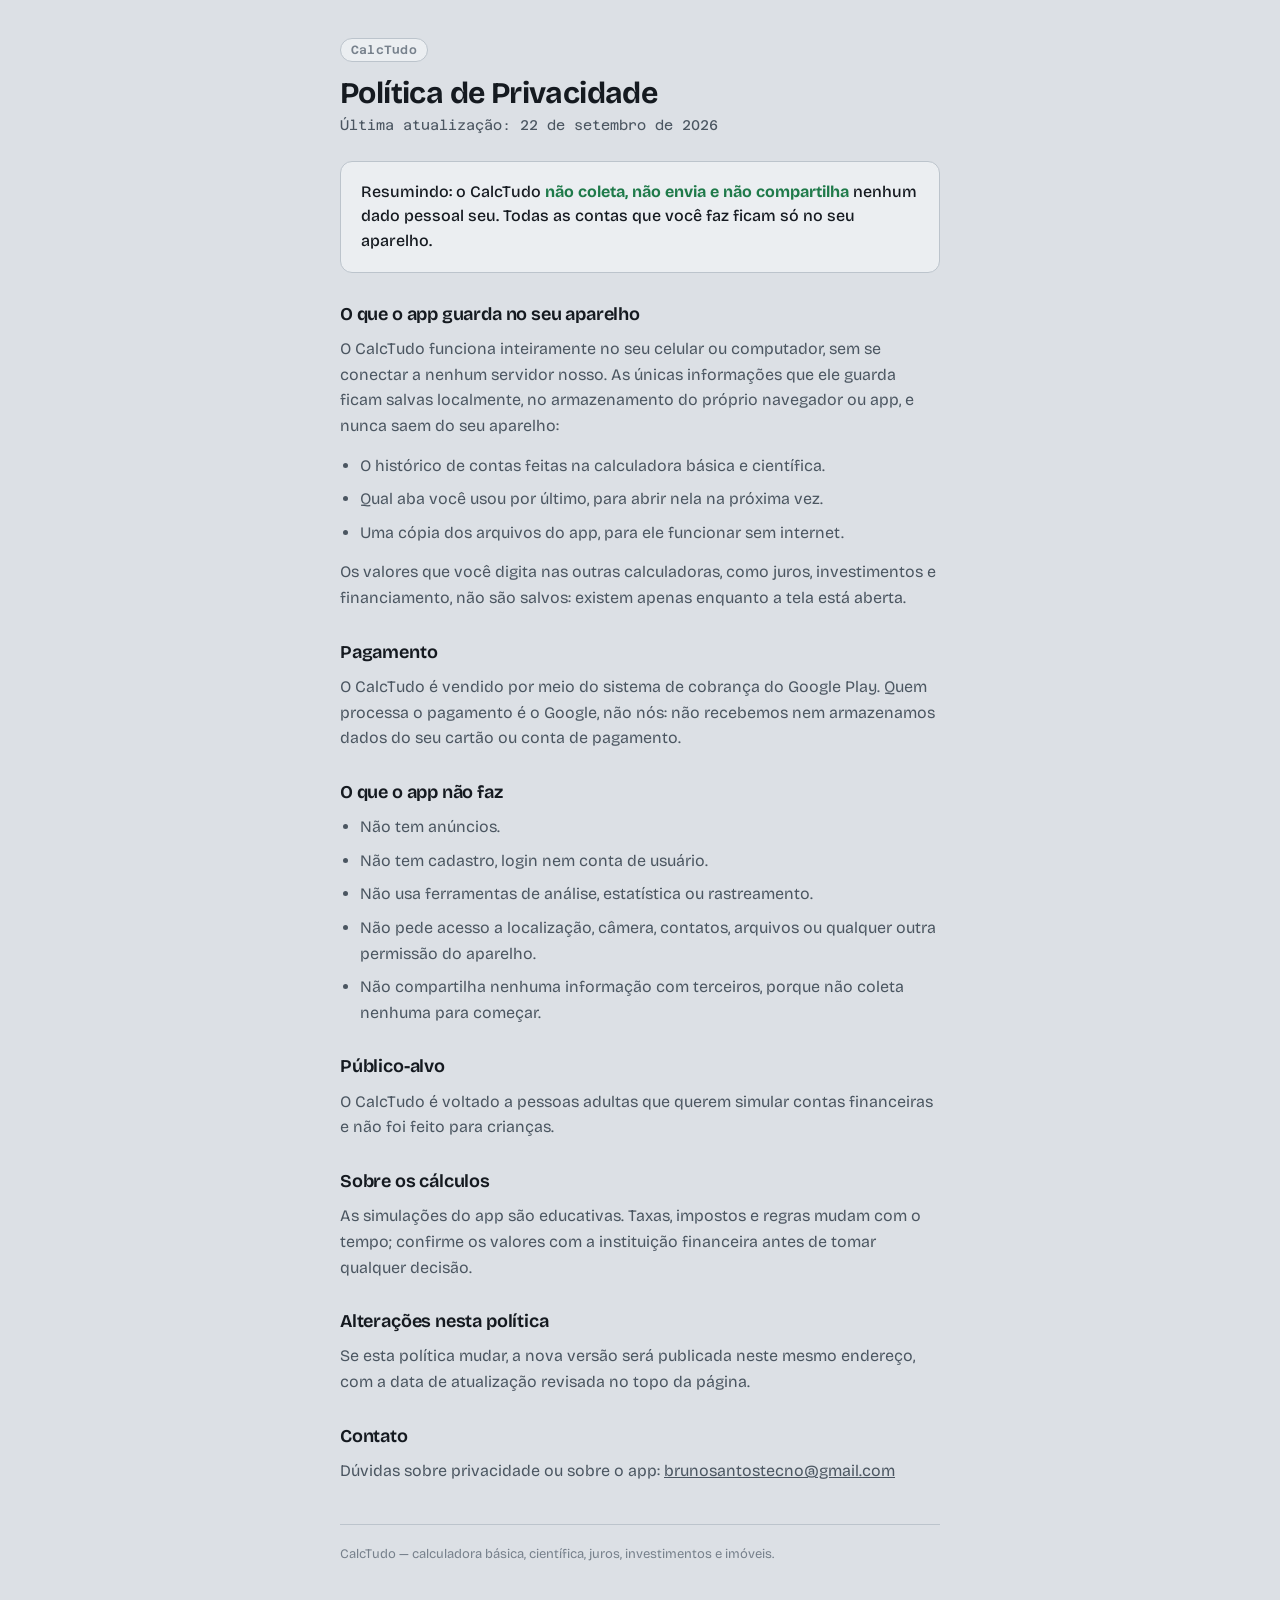
<file: privacidade.html>
<!DOCTYPE html>
<html lang="pt-BR">
<head>
<meta charset="utf-8">
<meta name="viewport" content="width=device-width, initial-scale=1, viewport-fit=cover">
<meta name="color-scheme" content="light dark">
<title>Política de Privacidade — CalcTudo</title>
<link rel="stylesheet" href="fonts/fonts.css">
<link rel="icon" href="icons/favicon.ico" sizes="any">
<style>
:root{
  box-sizing:border-box;padding-top:env(safe-area-inset-top,0px);padding-bottom:env(safe-area-inset-bottom,0px);
  --bg:#DCE0E5;--panel:#EBEEF1;--ink:#151A20;--ink-2:#4B5661;--ink-3:#77818C;--line:#BCC4CC;--good:#1F7A4A;
  --ui:'Bricolage Grotesque',system-ui,-apple-system,'Segoe UI',Roboto,'Helvetica Neue',Arial,sans-serif;
  --num:'Azeret Mono',ui-monospace,'SF Mono',Menlo,Consolas,monospace;
}
@media (prefers-color-scheme:dark){:root:not([data-theme="light"]){--bg:#12161B;--panel:#1B2129;--ink:#E9EDF1;--ink-2:#A3AEB9;--ink-3:#77838F;--line:#2C353F;--good:#5FCB8E;}}
:root[data-theme="dark"]{--bg:#12161B;--panel:#1B2129;--ink:#E9EDF1;--ink-2:#A3AEB9;--ink-3:#77838F;--line:#2C353F;--good:#5FCB8E;}
*,*::before,*::after{box-sizing:inherit}
html{background:var(--bg)}
body{margin:0;background:var(--bg);color:var(--ink);font:400 16px/1.6 var(--ui);-webkit-font-smoothing:antialiased}
.wrap{max-width:640px;margin:0 auto;padding:36px 20px 64px}
a{color:inherit}
header{margin-bottom:28px}
.tag{display:inline-block;font:600 12px var(--num);letter-spacing:.02em;color:var(--ink-3);background:var(--panel);border:1px solid var(--line);border-radius:999px;padding:4px 10px;margin-bottom:14px}
h1{font:700 30px/1.15 var(--ui);letter-spacing:-.02em;margin:0 0 6px}
.sub{color:var(--ink-2);font:400 14px var(--num);margin:0}
.card{background:var(--panel);border:1px solid var(--line);border-radius:12px;padding:18px 20px;margin:28px 0}
.card p{margin:0;font:500 16px/1.55 var(--ui);color:var(--ink)}
.card b{color:var(--good)}
h2{font:650 18px/1.3 var(--ui);letter-spacing:-.01em;margin:30px 0 10px}
p{margin:0 0 14px;color:var(--ink-2)}
ul{margin:0 0 14px;padding-left:20px;color:var(--ink-2)}
li{margin:0 0 8px}
strong{color:var(--ink);font-weight:600}
footer{margin-top:40px;padding-top:20px;border-top:1px solid var(--line);color:var(--ink-3);font:400 13px/1.5 var(--ui)}
footer a{color:var(--ink-2);text-decoration:underline}
</style>
</head>
<body>
<div class="wrap">
  <header>
    <span class="tag">CalcTudo</span>
    <h1>Política de Privacidade</h1>
    <p class="sub">Última atualização: 22 de setembro de 2026</p>
  </header>

  <div class="card">
    <p>Resumindo: o CalcTudo <b>não coleta, não envia e não compartilha</b> nenhum dado pessoal seu. Todas as contas que você faz ficam só no seu aparelho.</p>
  </div>

  <h2>O que o app guarda no seu aparelho</h2>
  <p>O CalcTudo funciona inteiramente no seu celular ou computador, sem se conectar a nenhum servidor nosso. As únicas informações que ele guarda ficam salvas localmente, no armazenamento do próprio navegador ou app, e nunca saem do seu aparelho:</p>
  <ul>
    <li>O histórico de contas feitas na calculadora básica e científica.</li>
    <li>Qual aba você usou por último, para abrir nela na próxima vez.</li>
    <li>Uma cópia dos arquivos do app, para ele funcionar sem internet.</li>
  </ul>
  <p>Os valores que você digita nas outras calculadoras, como juros, investimentos e financiamento, não são salvos: existem apenas enquanto a tela está aberta.</p>

  <h2>Pagamento</h2>
  <p>O CalcTudo é vendido por meio do sistema de cobrança do Google Play. Quem processa o pagamento é o Google, não nós: não recebemos nem armazenamos dados do seu cartão ou conta de pagamento.</p>

  <h2>O que o app não faz</h2>
  <ul>
    <li>Não tem anúncios.</li>
    <li>Não tem cadastro, login nem conta de usuário.</li>
    <li>Não usa ferramentas de análise, estatística ou rastreamento.</li>
    <li>Não pede acesso a localização, câmera, contatos, arquivos ou qualquer outra permissão do aparelho.</li>
    <li>Não compartilha nenhuma informação com terceiros, porque não coleta nenhuma para começar.</li>
  </ul>

  <h2>Público-alvo</h2>
  <p>O CalcTudo é voltado a pessoas adultas que querem simular contas financeiras e não foi feito para crianças.</p>

  <h2>Sobre os cálculos</h2>
  <p>As simulações do app são educativas. Taxas, impostos e regras mudam com o tempo; confirme os valores com a instituição financeira antes de tomar qualquer decisão.</p>

  <h2>Alterações nesta política</h2>
  <p>Se esta política mudar, a nova versão será publicada neste mesmo endereço, com a data de atualização revisada no topo da página.</p>

  <h2>Contato</h2>
  <p>Dúvidas sobre privacidade ou sobre o app: <a href="mailto:brunosantostecno@gmail.com">brunosantostecno@gmail.com</a></p>

  <footer>CalcTudo — calculadora básica, científica, juros, investimentos e imóveis.</footer>
</div>
</body>
</html>
</file>
<file: fonts/fonts.css>
/* Fontes hospedadas localmente (licença SIL Open Font License; veja os arquivos LICENSE-*.txt) */
@font-face{font-family:'Bricolage Grotesque';font-style:normal;font-display:swap;font-weight:200 800;
  src:url(bricolage-grotesque-latin-wght-normal.woff2) format('woff2');
  unicode-range:U+0000-00FF,U+0131,U+0152-0153,U+02BB-02BC,U+02C6,U+02DA,U+02DC,U+0304,U+0308,U+0329,U+2000-206F,U+20AC,U+2122,U+2191,U+2193,U+2212,U+2215,U+FEFF,U+FFFD}
@font-face{font-family:'Azeret Mono';font-style:normal;font-display:swap;font-weight:100 900;
  src:url(azeret-mono-latin-wght-normal.woff2) format('woff2');
  unicode-range:U+0000-00FF,U+0131,U+0152-0153,U+02BB-02BC,U+02C6,U+02DA,U+02DC,U+0304,U+0308,U+0329,U+2000-206F,U+20AC,U+2122,U+2191,U+2193,U+2212,U+2215,U+FEFF,U+FFFD}
</file>
